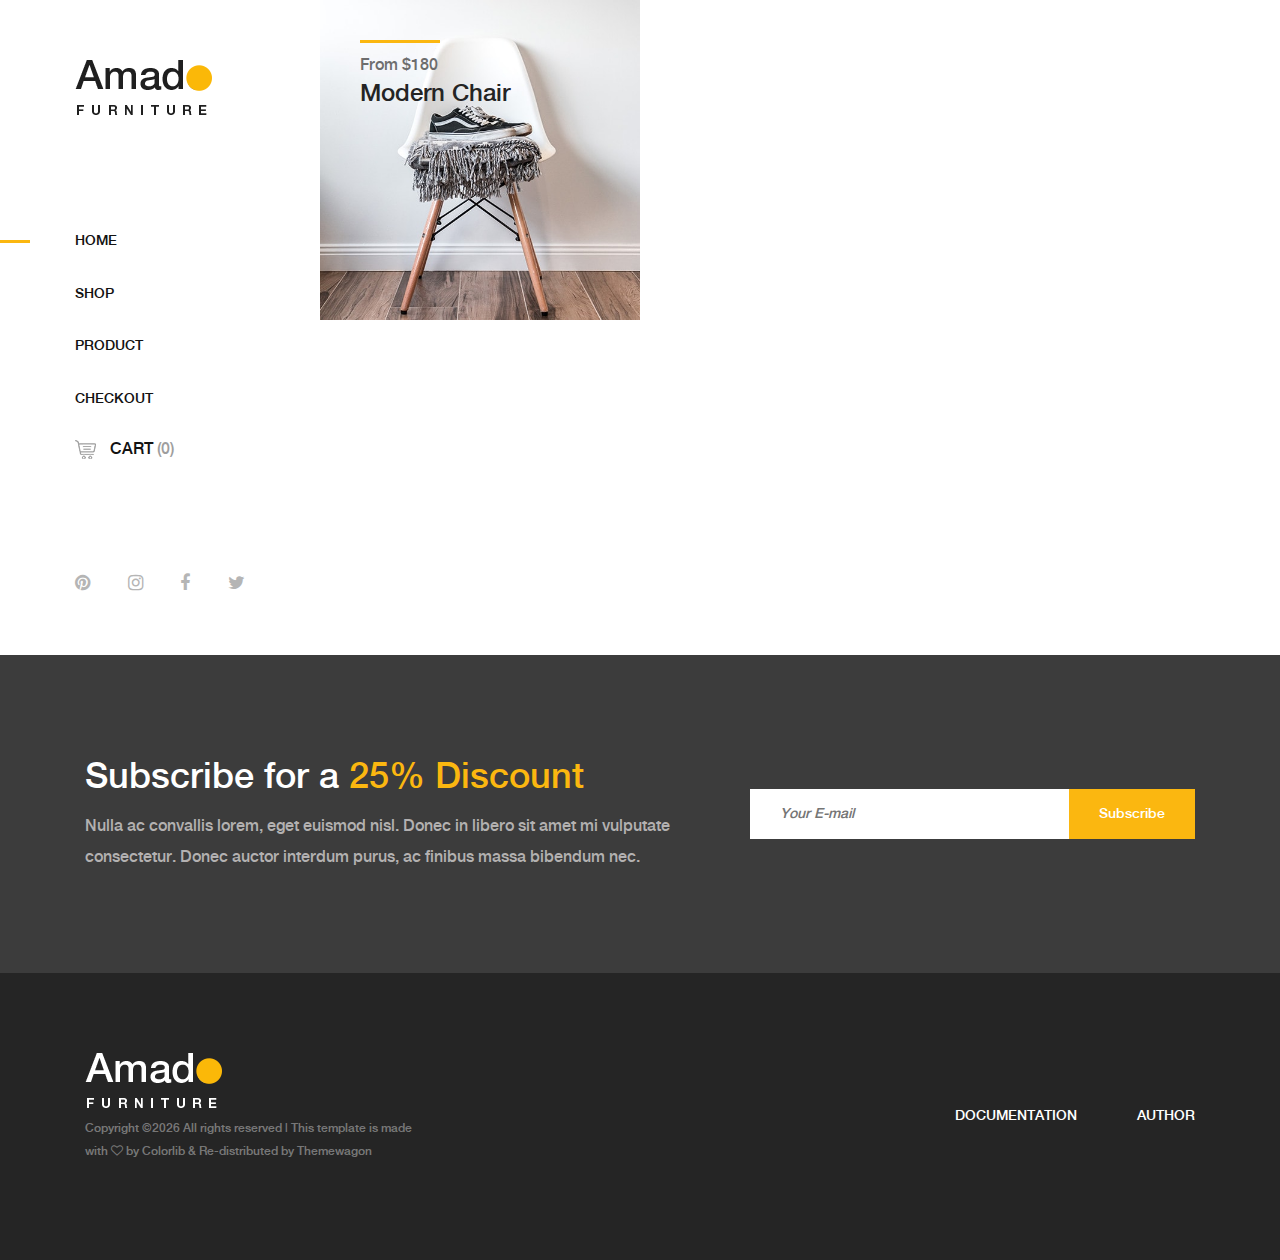
<file: index.html>
<!DOCTYPE html>
<html lang="en">

<head>
    <meta charset="UTF-8">
    <meta name="description" content="">
    <meta http-equiv="X-UA-Compatible" content="IE=edge">
    <meta name="viewport" content="width=device-width, initial-scale=1, shrink-to-fit=no">
    <!-- The above 4 meta tags *must* come first in the head; any other head content must come *after* these tags -->

    <!-- Title  -->
    <title>Amado - Furniture Shop | Home</title>

    <!-- Favicon  -->
    <link rel="icon" href="img/core-img/favicon.ico">

    <!-- Core Style CSS -->
    <link rel="stylesheet" href="css/core-style.css">
    <link rel="stylesheet" href="style.css">

</head>

<body>
    <!-- Search Wrapper Area Start -->
    <div class="search-wrapper section-padding-100">
        <div class="search-close">
            <i class="fa fa-close" aria-hidden="true"></i>
        </div>
        <div class="container">
            <div class="row">
                <div class="col-12">
                    <div class="search-content">
                        <form action="#" method="get">
                            <input type="search" name="search" id="search" placeholder="Type your keyword...">
                            <button type="submit"><img src="img/core-img/search.png" alt=""></button>
                        </form>
                    </div>
                </div>
            </div>
        </div>
    </div>
    <!-- Search Wrapper Area End -->

    <!-- ##### Main Content Wrapper Start ##### -->
    <div class="main-content-wrapper d-flex clearfix">

        <!-- Mobile Nav (max width 767px)-->
        <div class="mobile-nav">
            <!-- Navbar Brand -->
            <div class="amado-navbar-brand">
                <a href="index.html"><img src="img/core-img/logo.png" alt=""></a>
            </div>
            <!-- Navbar Toggler -->
            <div class="amado-navbar-toggler">
                <span></span><span></span><span></span>
            </div>
        </div>

        <!-- Header Area Start -->
        <header class="header-area clearfix">
            <!-- Close Icon -->
            <div class="nav-close">
                <i class="fa fa-close" aria-hidden="true"></i>
            </div>
            <!-- Logo -->
            <div class="logo">
                <a href="index.html"><img src="img/core-img/logo.png" alt=""></a>
            </div>
            <!-- Amado Nav -->
            <nav class="amado-nav">
                <ul id="navHere">
                    <li class="active"><a href="index.html">Home</a></li>
                    <li><a href="shop.html">Shop</a></li>
                    <li><a href="product-details.html">Product</a></li>
                    <!-- <li><a href="cart.html">Cart</a></li> -->
                    <li><a href="checkout.html">Checkout</a></li>
                </ul>
            </nav>
            <!-- Button Group -->
            <!-- <div class="amado-btn-group mt-30 mb-100">
                <a href="#" class="btn amado-btn mb-15">%Discount%</a>
                <a href="#" class="btn amado-btn active">New this week</a>
            </div> -->
            <!-- Cart Menu -->
            <div class="cart-fav-search mb-100">
                <a href="cart.html" class="cart-nav"><img src="img/core-img/cart.png" alt=""> Cart <span>(0)</span></a>
                <!-- <a href="#" class="fav-nav"><img src="img/core-img/favorites.png" alt=""> Favourite</a>
                <a href="#" class="search-nav"><img src="img/core-img/search.png" alt=""> Search</a> -->
            </div>
            <!-- Social Button -->
            <div class="social-info d-flex justify-content-between" id="soc">
                <a href="#"><i class="fa fa-pinterest" aria-hidden="true"></i></a>
                <a href="#"><i class="fa fa-instagram" aria-hidden="true"></i></a>
                <a href="#"><i class="fa fa-facebook" aria-hidden="true"></i></a>
                <a href="#"><i class="fa fa-twitter" aria-hidden="true"></i></a>
            </div>
        </header>
        <!-- Header Area End -->

        <!-- Product Catagories Area Start -->
        <div class="products-catagories-area clearfix">
            <div class="amado-pro-catagory clearfix" id="putProdHere">

                <!-- Single Catagory -->
                <div class="single-products-catagory clearfix">
                    <a href="shop.html">
                        <img src="img/bg-img/1.jpg" alt="">
                        <div class="hover-content">
                            <div class="line"></div>
                            <p>From $180</p>
                            <h4>Modern Chair</h4>
                        </div>
                    </a>
                </div>

            </div>
        </div>
        <!-- Product Catagories Area End -->
    </div>
    <!-- ##### Main Content Wrapper End ##### -->

    <!-- ##### Newsletter Area Start ##### -->
    <section class="newsletter-area section-padding-100-0">
        <div class="container">
            <div class="row align-items-center">
                <!-- Newsletter Text -->
                <div class="col-12 col-lg-6 col-xl-7">
                    <div class="newsletter-text mb-100">
                        <h2>Subscribe for a <span>25% Discount</span></h2>
                        <p>Nulla ac convallis lorem, eget euismod nisl. Donec in libero sit amet mi vulputate consectetur. Donec auctor interdum purus, ac finibus massa bibendum nec.</p>
                    </div>
                </div>
                <!-- Newsletter Form -->
                <div class="col-12 col-lg-6 col-xl-5">
                    <div class="newsletter-form mb-100">
                        <form action="#" method="post">
                            <input type="email" name="email" class="nl-email" placeholder="Your E-mail">
                            <input type="submit" value="Subscribe">
                        </form>
                    </div>
                </div>
            </div>
        </div>
    </section>
    <!-- ##### Newsletter Area End ##### -->

    <!-- ##### Footer Area Start ##### -->
    <footer class="footer_area clearfix">
        <div class="container">
            <div class="row align-items-center">
                <!-- Single Widget Area -->
                <div class="col-12 col-lg-4">
                    <div class="single_widget_area">
                        <!-- Logo -->
                        <div class="footer-logo mr-50">
                            <a href="index.html"><img src="img/core-img/logo2.png" alt=""></a>
                        </div>
                        <!-- Copywrite Text -->
                        <p class="copywrite"><!-- Link back to Colorlib can't be removed. Template is licensed under CC BY 3.0. -->
Copyright &copy;<script>document.write(new Date().getFullYear());</script> All rights reserved | This template is made with <i class="fa fa-heart-o" aria-hidden="true"></i> by <a href="https://colorlib.com" target="_blank">Colorlib</a> & Re-distributed by <a href="https://themewagon.com/" target="_blank">Themewagon</a>
<!-- Link back to Colorlib can't be removed. Template is licensed under CC BY 3.0. --></p>
                    </div>
                </div>
                <!-- Single Widget Area -->
                <div class="col-12 col-lg-8">
                    <div class="single_widget_area">
                        <!-- Footer Menu -->
                        <div class="footer_menu">
                            <nav class="navbar navbar-expand-lg justify-content-end">
                                <button class="navbar-toggler" type="button" data-toggle="collapse" data-target="#footerNavContent" aria-controls="footerNavContent" aria-expanded="false" aria-label="Toggle navigation"><i class="fa fa-bars"></i></button>
                                <div class="collapse navbar-collapse" id="footerNavContent">
                                    <ul class="navbar-nav ml-auto">
                                        <li class="nav-item">
                                            <a class="nav-link" href="#">Documentation</a>
                                        </li>
                                        <li class="nav-item">
                                            <a class="nav-link" href="https://predragilijev.github.io/web-portfolio/" target="_blank">Author</a>
                                        </li>
                                    </ul>
                                </div>
                            </nav>
                        </div>
                    </div>
                </div>
            </div>
        </div>
    </footer>
    <!-- ##### Footer Area End ##### -->

    <!-- ##### jQuery (Necessary for All JavaScript Plugins) ##### -->
    <script src="js/jquery/jquery-2.2.4.min.js"></script>
    <!-- Popper js -->
    <script src="js/popper.min.js"></script>
    <!-- Bootstrap js -->
    <script src="js/bootstrap.min.js"></script>
    <!-- Plugins js -->
    <script src="js/plugins.js"></script>
    <!-- Active js -->
    <script src="js/active.js"></script>

    <script src="js/main.js"></script>
    <script src="js/soc.js"></script>

</body>

</html>
</file>
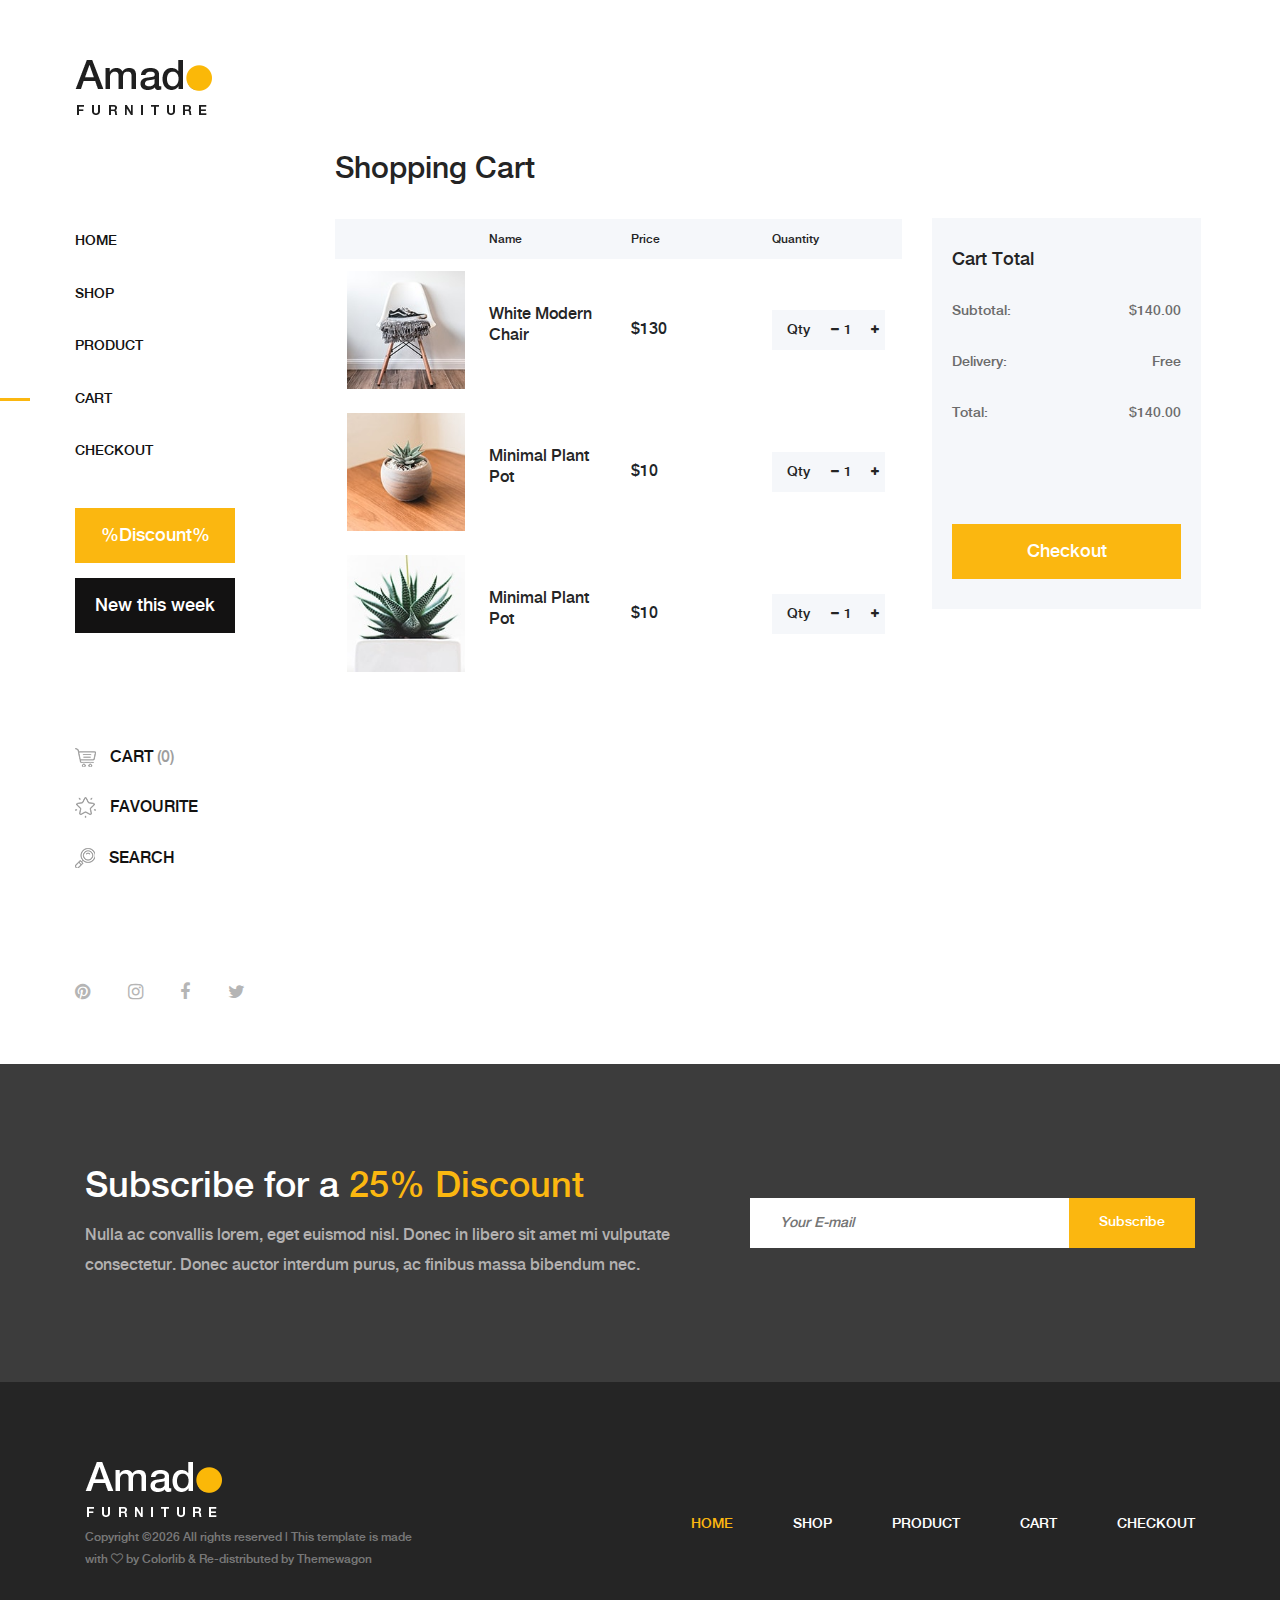
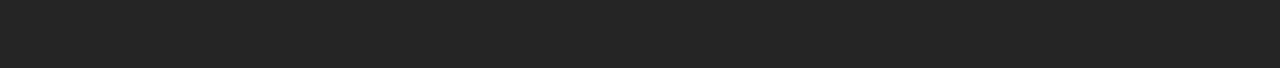
<file: cart.html>
<!DOCTYPE html>
<html lang="en">

<head>
    <meta charset="UTF-8">
    <meta name="description" content="">
    <meta http-equiv="X-UA-Compatible" content="IE=edge">
    <meta name="viewport" content="width=device-width, initial-scale=1, shrink-to-fit=no">
    <!-- The above 4 meta tags *must* come first in the head; any other head content must come *after* these tags -->

    <!-- Title  -->
    <title>Amado - Furniture Ecommerce Template | Cart</title>

    <!-- Favicon  -->
    <link rel="icon" href="img/core-img/favicon.ico">

    <!-- Core Style CSS -->
    <link rel="stylesheet" href="css/core-style.css">
    <link rel="stylesheet" href="style.css">

</head>

<body>
    <!-- Search Wrapper Area Start -->
    <div class="search-wrapper section-padding-100">
        <div class="search-close">
            <i class="fa fa-close" aria-hidden="true"></i>
        </div>
        <div class="container">
            <div class="row">
                <div class="col-12">
                    <div class="search-content">
                        <form action="#" method="get">
                            <input type="search" name="search" id="search" placeholder="Type your keyword...">
                            <button type="submit"><img src="img/core-img/search.png" alt=""></button>
                        </form>
                    </div>
                </div>
            </div>
        </div>
    </div>
    <!-- Search Wrapper Area End -->

    <!-- ##### Main Content Wrapper Start ##### -->
    <div class="main-content-wrapper d-flex clearfix">

        <!-- Mobile Nav (max width 767px)-->
        <div class="mobile-nav">
            <!-- Navbar Brand -->
            <div class="amado-navbar-brand">
                <a href="index.html"><img src="img/core-img/logo.png" alt=""></a>
            </div>
            <!-- Navbar Toggler -->
            <div class="amado-navbar-toggler">
                <span></span><span></span><span></span>
            </div>
        </div>

        <!-- Header Area Start -->
        <header class="header-area clearfix">
            <!-- Close Icon -->
            <div class="nav-close">
                <i class="fa fa-close" aria-hidden="true"></i>
            </div>
            <!-- Logo -->
            <div class="logo">
                <a href="index.html"><img src="img/core-img/logo.png" alt=""></a>
            </div>
            <!-- Amado Nav -->
            <nav class="amado-nav">
                <ul>
                    <li><a href="index.html">Home</a></li>
                    <li><a href="shop.html">Shop</a></li>
                    <li><a href="product-details.html">Product</a></li>
                    <li class="active"><a href="cart.html">Cart</a></li>
                    <li><a href="checkout.html">Checkout</a></li>
                </ul>
            </nav>
            <!-- Button Group -->
            <div class="amado-btn-group mt-30 mb-100">
                <a href="#" class="btn amado-btn mb-15">%Discount%</a>
                <a href="#" class="btn amado-btn active">New this week</a>
            </div>
            <!-- Cart Menu -->
            <div class="cart-fav-search mb-100">
                <a href="cart.html" class="cart-nav"><img src="img/core-img/cart.png" alt=""> Cart <span>(0)</span></a>
                <a href="#" class="fav-nav"><img src="img/core-img/favorites.png" alt=""> Favourite</a>
                <a href="#" class="search-nav"><img src="img/core-img/search.png" alt=""> Search</a>
            </div>
            <!-- Social Button -->
            <div class="social-info d-flex justify-content-between">
                <a href="#"><i class="fa fa-pinterest" aria-hidden="true"></i></a>
                <a href="#"><i class="fa fa-instagram" aria-hidden="true"></i></a>
                <a href="#"><i class="fa fa-facebook" aria-hidden="true"></i></a>
                <a href="#"><i class="fa fa-twitter" aria-hidden="true"></i></a>
            </div>
        </header>
        <!-- Header Area End -->

        <div class="cart-table-area section-padding-100">
            <div class="container-fluid">
                <div class="row">
                    <div class="col-12 col-lg-8">
                        <div class="cart-title mt-50">
                            <h2>Shopping Cart</h2>
                        </div>

                        <div class="cart-table clearfix">
                            <table class="table table-responsive">
                                <thead>
                                    <tr>
                                        <th></th>
                                        <th>Name</th>
                                        <th>Price</th>
                                        <th>Quantity</th>
                                    </tr>
                                </thead>
                                <tbody>
                                    <tr>
                                        <td class="cart_product_img">
                                            <a href="#"><img src="img/bg-img/cart1.jpg" alt="Product"></a>
                                        </td>
                                        <td class="cart_product_desc">
                                            <h5>White Modern Chair</h5>
                                        </td>
                                        <td class="price">
                                            <span>$130</span>
                                        </td>
                                        <td class="qty">
                                            <div class="qty-btn d-flex">
                                                <p>Qty</p>
                                                <div class="quantity">
                                                    <span class="qty-minus" onclick="var effect = document.getElementById('qty'); var qty = effect.value; if( !isNaN( qty ) &amp;&amp; qty &gt; 1 ) effect.value--;return false;"><i class="fa fa-minus" aria-hidden="true"></i></span>
                                                    <input type="number" class="qty-text" id="qty" step="1" min="1" max="300" name="quantity" value="1">
                                                    <span class="qty-plus" onclick="var effect = document.getElementById('qty'); var qty = effect.value; if( !isNaN( qty )) effect.value++;return false;"><i class="fa fa-plus" aria-hidden="true"></i></span>
                                                </div>
                                            </div>
                                        </td>
                                    </tr>
                                    <tr>
                                        <td class="cart_product_img">
                                            <a href="#"><img src="img/bg-img/cart2.jpg" alt="Product"></a>
                                        </td>
                                        <td class="cart_product_desc">
                                            <h5>Minimal Plant Pot</h5>
                                        </td>
                                        <td class="price">
                                            <span>$10</span>
                                        </td>
                                        <td class="qty">
                                            <div class="qty-btn d-flex">
                                                <p>Qty</p>
                                                <div class="quantity">
                                                    <span class="qty-minus" onclick="var effect = document.getElementById('qty2'); var qty = effect.value; if( !isNaN( qty ) &amp;&amp; qty &gt; 1 ) effect.value--;return false;"><i class="fa fa-minus" aria-hidden="true"></i></span>
                                                    <input type="number" class="qty-text" id="qty2" step="1" min="1" max="300" name="quantity" value="1">
                                                    <span class="qty-plus" onclick="var effect = document.getElementById('qty2'); var qty = effect.value; if( !isNaN( qty )) effect.value++;return false;"><i class="fa fa-plus" aria-hidden="true"></i></span>
                                                </div>
                                            </div>
                                        </td>
                                    </tr>
                                    <tr>
                                        <td class="cart_product_img">
                                            <a href="#"><img src="img/bg-img/cart3.jpg" alt="Product"></a>
                                        </td>
                                        <td class="cart_product_desc">
                                            <h5>Minimal Plant Pot</h5>
                                        </td>
                                        <td class="price">
                                            <span>$10</span>
                                        </td>
                                        <td class="qty">
                                            <div class="qty-btn d-flex">
                                                <p>Qty</p>
                                                <div class="quantity">
                                                    <span class="qty-minus" onclick="var effect = document.getElementById('qty3'); var qty = effect.value; if( !isNaN( qty ) &amp;&amp; qty &gt; 1 ) effect.value--;return false;"><i class="fa fa-minus" aria-hidden="true"></i></span>
                                                    <input type="number" class="qty-text" id="qty3" step="1" min="1" max="300" name="quantity" value="1">
                                                    <span class="qty-plus" onclick="var effect = document.getElementById('qty3'); var qty = effect.value; if( !isNaN( qty )) effect.value++;return false;"><i class="fa fa-plus" aria-hidden="true"></i></span>
                                                </div>
                                            </div>
                                        </td>
                                    </tr>
                                </tbody>
                            </table>
                        </div>
                    </div>
                    <div class="col-12 col-lg-4">
                        <div class="cart-summary">
                            <h5>Cart Total</h5>
                            <ul class="summary-table">
                                <li><span>subtotal:</span> <span>$140.00</span></li>
                                <li><span>delivery:</span> <span>Free</span></li>
                                <li><span>total:</span> <span>$140.00</span></li>
                            </ul>
                            <div class="cart-btn mt-100">
                                <a href="cart.html" class="btn amado-btn w-100">Checkout</a>
                            </div>
                        </div>
                    </div>
                </div>
            </div>
        </div>
    </div>
    <!-- ##### Main Content Wrapper End ##### -->

    <!-- ##### Newsletter Area Start ##### -->
    <section class="newsletter-area section-padding-100-0">
        <div class="container">
            <div class="row align-items-center">
                <!-- Newsletter Text -->
                <div class="col-12 col-lg-6 col-xl-7">
                    <div class="newsletter-text mb-100">
                        <h2>Subscribe for a <span>25% Discount</span></h2>
                        <p>Nulla ac convallis lorem, eget euismod nisl. Donec in libero sit amet mi vulputate consectetur. Donec auctor interdum purus, ac finibus massa bibendum nec.</p>
                    </div>
                </div>
                <!-- Newsletter Form -->
                <div class="col-12 col-lg-6 col-xl-5">
                    <div class="newsletter-form mb-100">
                        <form action="#" method="post">
                            <input type="email" name="email" class="nl-email" placeholder="Your E-mail">
                            <input type="submit" value="Subscribe">
                        </form>
                    </div>
                </div>
            </div>
        </div>
    </section>
    <!-- ##### Newsletter Area End ##### -->

    <!-- ##### Footer Area Start ##### -->
    <footer class="footer_area clearfix">
        <div class="container">
            <div class="row align-items-center">
                <!-- Single Widget Area -->
                <div class="col-12 col-lg-4">
                    <div class="single_widget_area">
                        <!-- Logo -->
                        <div class="footer-logo mr-50">
                            <a href="index.html"><img src="img/core-img/logo2.png" alt=""></a>
                        </div>
                        <!-- Copywrite Text -->
                        <p class="copywrite"><!-- Link back to Colorlib can't be removed. Template is licensed under CC BY 3.0. -->
Copyright &copy;<script>document.write(new Date().getFullYear());</script> All rights reserved | This template is made with <i class="fa fa-heart-o" aria-hidden="true"></i> by <a href="https://colorlib.com" target="_blank">Colorlib</a>
<!-- Link back to Colorlib can't be removed. Template is licensed under CC BY 3.0. -->& Re-distributed by <a href="https://themewagon.com/" target="_blank">Themewagon</a>
</p>
                    </div>
                </div>
                <!-- Single Widget Area -->
                <div class="col-12 col-lg-8">
                    <div class="single_widget_area">
                        <!-- Footer Menu -->
                        <div class="footer_menu">
                            <nav class="navbar navbar-expand-lg justify-content-end">
                                <button class="navbar-toggler" type="button" data-toggle="collapse" data-target="#footerNavContent" aria-controls="footerNavContent" aria-expanded="false" aria-label="Toggle navigation"><i class="fa fa-bars"></i></button>
                                <div class="collapse navbar-collapse" id="footerNavContent">
                                    <ul class="navbar-nav ml-auto">
                                        <li class="nav-item active">
                                            <a class="nav-link" href="index.html">Home</a>
                                        </li>
                                        <li class="nav-item">
                                            <a class="nav-link" href="shop.html">Shop</a>
                                        </li>
                                        <li class="nav-item">
                                            <a class="nav-link" href="product-details.html">Product</a>
                                        </li>
                                        <li class="nav-item">
                                            <a class="nav-link" href="cart.html">Cart</a>
                                        </li>
                                        <li class="nav-item">
                                            <a class="nav-link" href="checkout.html">Checkout</a>
                                        </li>
                                    </ul>
                                </div>
                            </nav>
                        </div>
                    </div>
                </div>
            </div>
        </div>
    </footer>
    <!-- ##### Footer Area End ##### -->

    <!-- ##### jQuery (Necessary for All JavaScript Plugins) ##### -->
    <script src="js/jquery/jquery-2.2.4.min.js"></script>
    <!-- Popper js -->
    <script src="js/popper.min.js"></script>
    <!-- Bootstrap js -->
    <script src="js/bootstrap.min.js"></script>
    <!-- Plugins js -->
    <script src="js/plugins.js"></script>
    <!-- Active js -->
    <script src="js/active.js"></script>

</body>

</html>
</file>
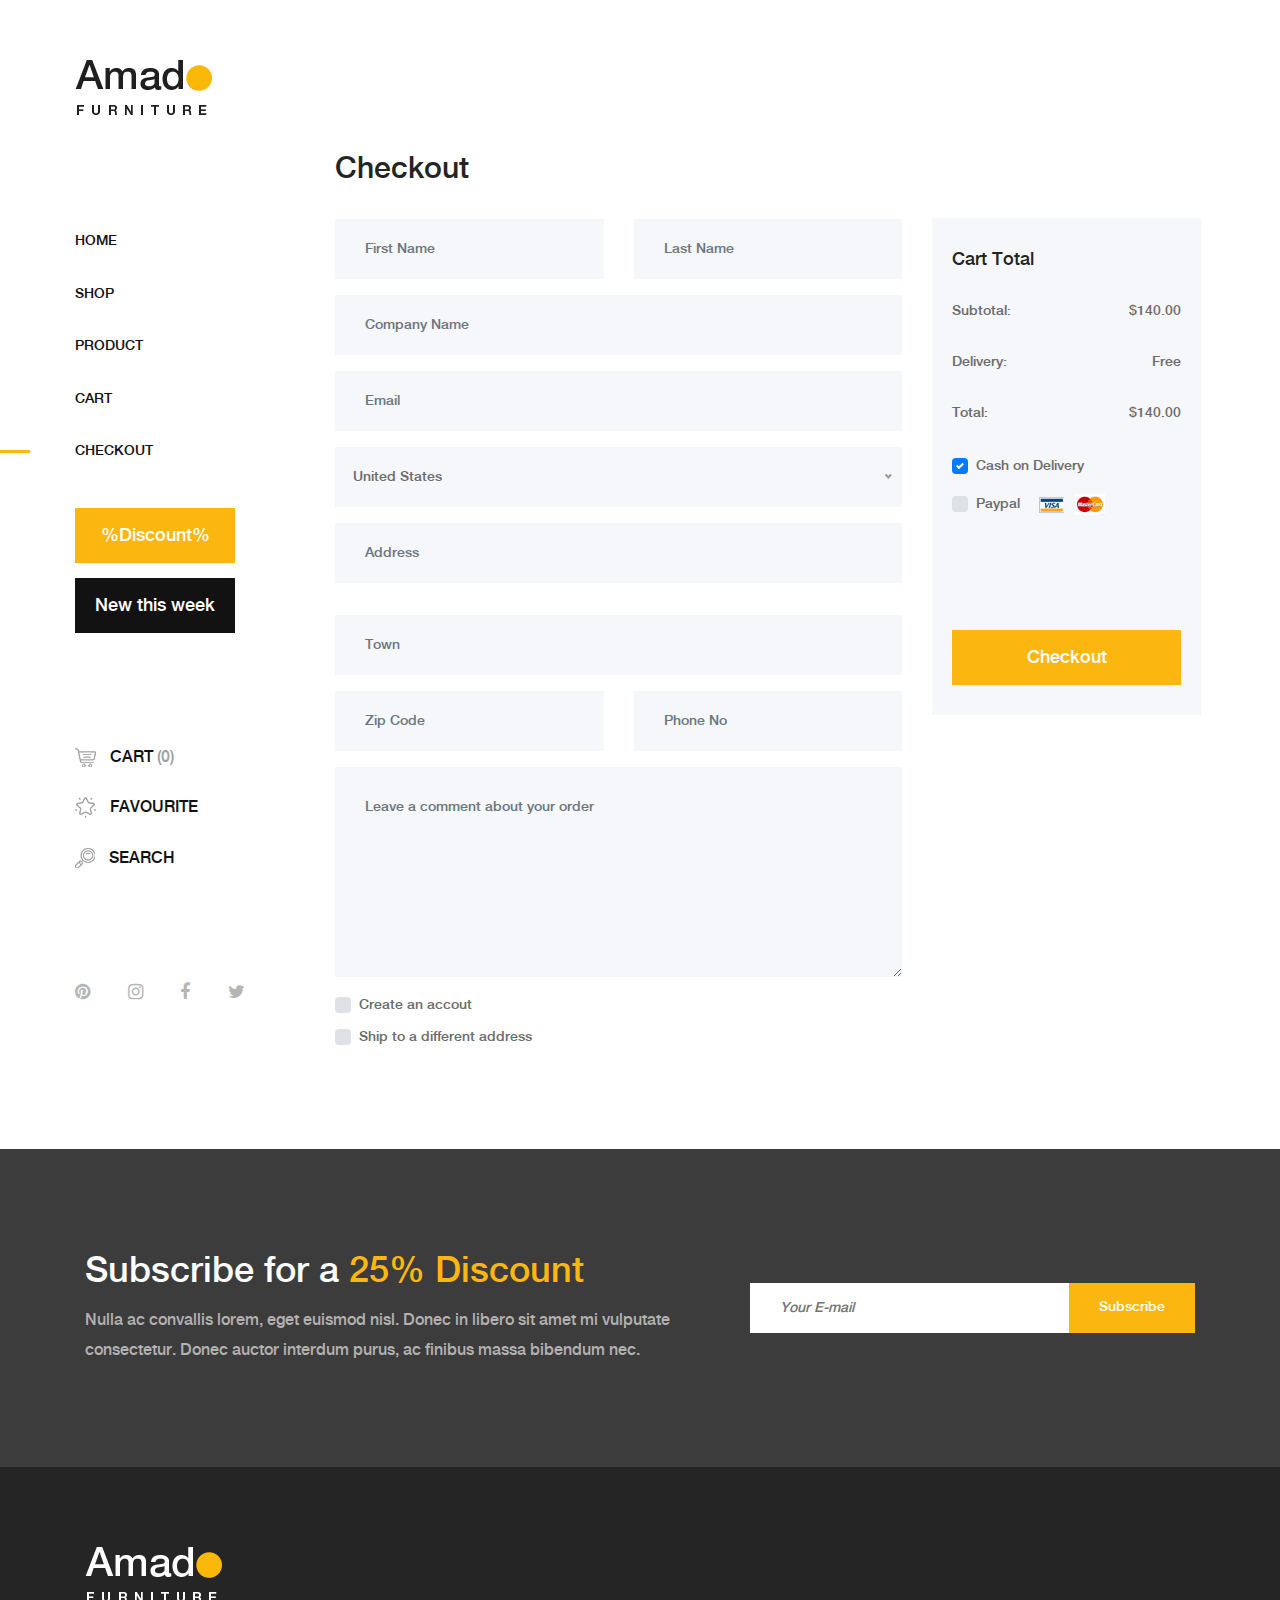
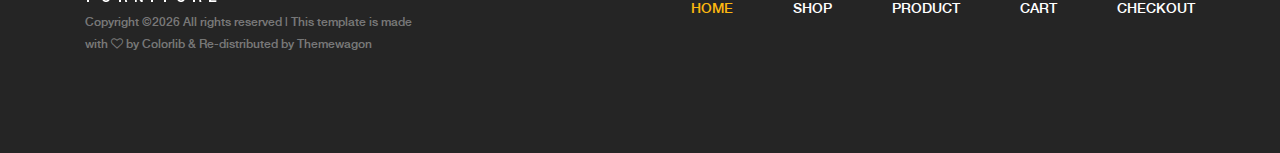
<file: checkout.html>
<!DOCTYPE html>
<html lang="en">

<head>
    <meta charset="UTF-8">
    <meta name="description" content="">
    <meta http-equiv="X-UA-Compatible" content="IE=edge">
    <meta name="viewport" content="width=device-width, initial-scale=1, shrink-to-fit=no">
    <!-- The above 4 meta tags *must* come first in the head; any other head content must come *after* these tags -->

    <!-- Title  -->
    <title>Amado - Furniture Ecommerce Template | Checkout</title>

    <!-- Favicon  -->
    <link rel="icon" href="img/core-img/favicon.ico">

    <!-- Core Style CSS -->
    <link rel="stylesheet" href="css/core-style.css">
    <link rel="stylesheet" href="style.css">

</head>

<body>
    <!-- Search Wrapper Area Start -->
    <div class="search-wrapper section-padding-100">
        <div class="search-close">
            <i class="fa fa-close" aria-hidden="true"></i>
        </div>
        <div class="container">
            <div class="row">
                <div class="col-12">
                    <div class="search-content">
                        <form action="#" method="get">
                            <input type="search" name="search" id="search" placeholder="Type your keyword...">
                            <button type="submit"><img src="img/core-img/search.png" alt=""></button>
                        </form>
                    </div>
                </div>
            </div>
        </div>
    </div>
    <!-- Search Wrapper Area End -->

    <!-- ##### Main Content Wrapper Start ##### -->
    <div class="main-content-wrapper d-flex clearfix">

        <!-- Mobile Nav (max width 767px)-->
        <div class="mobile-nav">
            <!-- Navbar Brand -->
            <div class="amado-navbar-brand">
                <a href="index.html"><img src="img/core-img/logo.png" alt=""></a>
            </div>
            <!-- Navbar Toggler -->
            <div class="amado-navbar-toggler">
                <span></span><span></span><span></span>
            </div>
        </div>

        <!-- Header Area Start -->
        <header class="header-area clearfix">
            <!-- Close Icon -->
            <div class="nav-close">
                <i class="fa fa-close" aria-hidden="true"></i>
            </div>
            <!-- Logo -->
            <div class="logo">
                <a href="index.html"><img src="img/core-img/logo.png" alt=""></a>
            </div>
            <!-- Amado Nav -->
            <nav class="amado-nav">
                <ul>
                    <li><a href="index.html">Home</a></li>
                    <li><a href="shop.html">Shop</a></li>
                    <li><a href="product-details.html">Product</a></li>
                    <li><a href="cart.html">Cart</a></li>
                    <li class="active"><a href="checkout.html">Checkout</a></li>
                </ul>
            </nav>
            <!-- Button Group -->
            <div class="amado-btn-group mt-30 mb-100">
                <a href="#" class="btn amado-btn mb-15">%Discount%</a>
                <a href="#" class="btn amado-btn active">New this week</a>
            </div>
            <!-- Cart Menu -->
            <div class="cart-fav-search mb-100">
                <a href="cart.html" class="cart-nav"><img src="img/core-img/cart.png" alt=""> Cart <span>(0)</span></a>
                <a href="#" class="fav-nav"><img src="img/core-img/favorites.png" alt=""> Favourite</a>
                <a href="#" class="search-nav"><img src="img/core-img/search.png" alt=""> Search</a>
            </div>
            <!-- Social Button -->
            <div class="social-info d-flex justify-content-between">
                <a href="#"><i class="fa fa-pinterest" aria-hidden="true"></i></a>
                <a href="#"><i class="fa fa-instagram" aria-hidden="true"></i></a>
                <a href="#"><i class="fa fa-facebook" aria-hidden="true"></i></a>
                <a href="#"><i class="fa fa-twitter" aria-hidden="true"></i></a>
            </div>
        </header>
        <!-- Header Area End -->

        <div class="cart-table-area section-padding-100">
            <div class="container-fluid">
                <div class="row">
                    <div class="col-12 col-lg-8">
                        <div class="checkout_details_area mt-50 clearfix">

                            <div class="cart-title">
                                <h2>Checkout</h2>
                            </div>

                            <form action="#" method="post">
                                <div class="row">
                                    <div class="col-md-6 mb-3">
                                        <input type="text" class="form-control" id="first_name" value="" placeholder="First Name" required>
                                    </div>
                                    <div class="col-md-6 mb-3">
                                        <input type="text" class="form-control" id="last_name" value="" placeholder="Last Name" required>
                                    </div>
                                    <div class="col-12 mb-3">
                                        <input type="text" class="form-control" id="company" placeholder="Company Name" value="">
                                    </div>
                                    <div class="col-12 mb-3">
                                        <input type="email" class="form-control" id="email" placeholder="Email" value="">
                                    </div>
                                    <div class="col-12 mb-3">
                                        <select class="w-100" id="country">
                                        <option value="usa">United States</option>
                                        <option value="uk">United Kingdom</option>
                                        <option value="ger">Germany</option>
                                        <option value="fra">France</option>
                                        <option value="ind">India</option>
                                        <option value="aus">Australia</option>
                                        <option value="bra">Brazil</option>
                                        <option value="cana">Canada</option>
                                    </select>
                                    </div>
                                    <div class="col-12 mb-3">
                                        <input type="text" class="form-control mb-3" id="street_address" placeholder="Address" value="">
                                    </div>
                                    <div class="col-12 mb-3">
                                        <input type="text" class="form-control" id="city" placeholder="Town" value="">
                                    </div>
                                    <div class="col-md-6 mb-3">
                                        <input type="text" class="form-control" id="zipCode" placeholder="Zip Code" value="">
                                    </div>
                                    <div class="col-md-6 mb-3">
                                        <input type="number" class="form-control" id="phone_number" min="0" placeholder="Phone No" value="">
                                    </div>
                                    <div class="col-12 mb-3">
                                        <textarea name="comment" class="form-control w-100" id="comment" cols="30" rows="10" placeholder="Leave a comment about your order"></textarea>
                                    </div>

                                    <div class="col-12">
                                        <div class="custom-control custom-checkbox d-block mb-2">
                                            <input type="checkbox" class="custom-control-input" id="customCheck2">
                                            <label class="custom-control-label" for="customCheck2">Create an accout</label>
                                        </div>
                                        <div class="custom-control custom-checkbox d-block">
                                            <input type="checkbox" class="custom-control-input" id="customCheck3">
                                            <label class="custom-control-label" for="customCheck3">Ship to a different address</label>
                                        </div>
                                    </div>
                                </div>
                            </form>
                        </div>
                    </div>
                    <div class="col-12 col-lg-4">
                        <div class="cart-summary">
                            <h5>Cart Total</h5>
                            <ul class="summary-table">
                                <li><span>subtotal:</span> <span>$140.00</span></li>
                                <li><span>delivery:</span> <span>Free</span></li>
                                <li><span>total:</span> <span>$140.00</span></li>
                            </ul>

                            <div class="payment-method">
                                <!-- Cash on delivery -->
                                <div class="custom-control custom-checkbox mr-sm-2">
                                    <input type="checkbox" class="custom-control-input" id="cod" checked>
                                    <label class="custom-control-label" for="cod">Cash on Delivery</label>
                                </div>
                                <!-- Paypal -->
                                <div class="custom-control custom-checkbox mr-sm-2">
                                    <input type="checkbox" class="custom-control-input" id="paypal">
                                    <label class="custom-control-label" for="paypal">Paypal <img class="ml-15" src="img/core-img/paypal.png" alt=""></label>
                                </div>
                            </div>

                            <div class="cart-btn mt-100">
                                <a href="#" class="btn amado-btn w-100">Checkout</a>
                            </div>
                        </div>
                    </div>
                </div>
            </div>
        </div>
    </div>
    <!-- ##### Main Content Wrapper End ##### -->

    <!-- ##### Newsletter Area Start ##### -->
    <section class="newsletter-area section-padding-100-0">
        <div class="container">
            <div class="row align-items-center">
                <!-- Newsletter Text -->
                <div class="col-12 col-lg-6 col-xl-7">
                    <div class="newsletter-text mb-100">
                        <h2>Subscribe for a <span>25% Discount</span></h2>
                        <p>Nulla ac convallis lorem, eget euismod nisl. Donec in libero sit amet mi vulputate consectetur. Donec auctor interdum purus, ac finibus massa bibendum nec.</p>
                    </div>
                </div>
                <!-- Newsletter Form -->
                <div class="col-12 col-lg-6 col-xl-5">
                    <div class="newsletter-form mb-100">
                        <form action="#" method="post">
                            <input type="email" name="email" class="nl-email" placeholder="Your E-mail">
                            <input type="submit" value="Subscribe">
                        </form>
                    </div>
                </div>
            </div>
        </div>
    </section>
    <!-- ##### Newsletter Area End ##### -->

    <!-- ##### Footer Area Start ##### -->
    <footer class="footer_area clearfix">
        <div class="container">
            <div class="row align-items-center">
                <!-- Single Widget Area -->
                <div class="col-12 col-lg-4">
                    <div class="single_widget_area">
                        <!-- Logo -->
                        <div class="footer-logo mr-50">
                            <a href="index.html"><img src="img/core-img/logo2.png" alt=""></a>
                        </div>
                        <!-- Copywrite Text -->
                        <p class="copywrite"><!-- Link back to Colorlib can't be removed. Template is licensed under CC BY 3.0. -->
Copyright &copy;<script>document.write(new Date().getFullYear());</script> All rights reserved | This template is made with <i class="fa fa-heart-o" aria-hidden="true"></i> by <a href="https://colorlib.com" target="_blank">Colorlib</a> & Re-distributed by <a href="https://themewagon.com/" target="_blank">Themewagon</a>
<!-- Link back to Colorlib can't be removed. Template is licensed under CC BY 3.0. --></p>
                    </div>
                </div>
                <!-- Single Widget Area -->
                <div class="col-12 col-lg-8">
                    <div class="single_widget_area">
                        <!-- Footer Menu -->
                        <div class="footer_menu">
                            <nav class="navbar navbar-expand-lg justify-content-end">
                                <button class="navbar-toggler" type="button" data-toggle="collapse" data-target="#footerNavContent" aria-controls="footerNavContent" aria-expanded="false" aria-label="Toggle navigation"><i class="fa fa-bars"></i></button>
                                <div class="collapse navbar-collapse" id="footerNavContent">
                                    <ul class="navbar-nav ml-auto">
                                        <li class="nav-item active">
                                            <a class="nav-link" href="index.html">Home</a>
                                        </li>
                                        <li class="nav-item">
                                            <a class="nav-link" href="shop.html">Shop</a>
                                        </li>
                                        <li class="nav-item">
                                            <a class="nav-link" href="product-details.html">Product</a>
                                        </li>
                                        <li class="nav-item">
                                            <a class="nav-link" href="cart.html">Cart</a>
                                        </li>
                                        <li class="nav-item">
                                            <a class="nav-link" href="checkout.html">Checkout</a>
                                        </li>
                                    </ul>
                                </div>
                            </nav>
                        </div>
                    </div>
                </div>
            </div>
        </div>
    </footer>
    <!-- ##### Footer Area End ##### -->

    <!-- ##### jQuery (Necessary for All JavaScript Plugins) ##### -->
    <script src="js/jquery/jquery-2.2.4.min.js"></script>
    <!-- Popper js -->
    <script src="js/popper.min.js"></script>
    <!-- Bootstrap js -->
    <script src="js/bootstrap.min.js"></script>
    <!-- Plugins js -->
    <script src="js/plugins.js"></script>
    <!-- Active js -->
    <script src="js/active.js"></script>

</body>

</html>
</file>
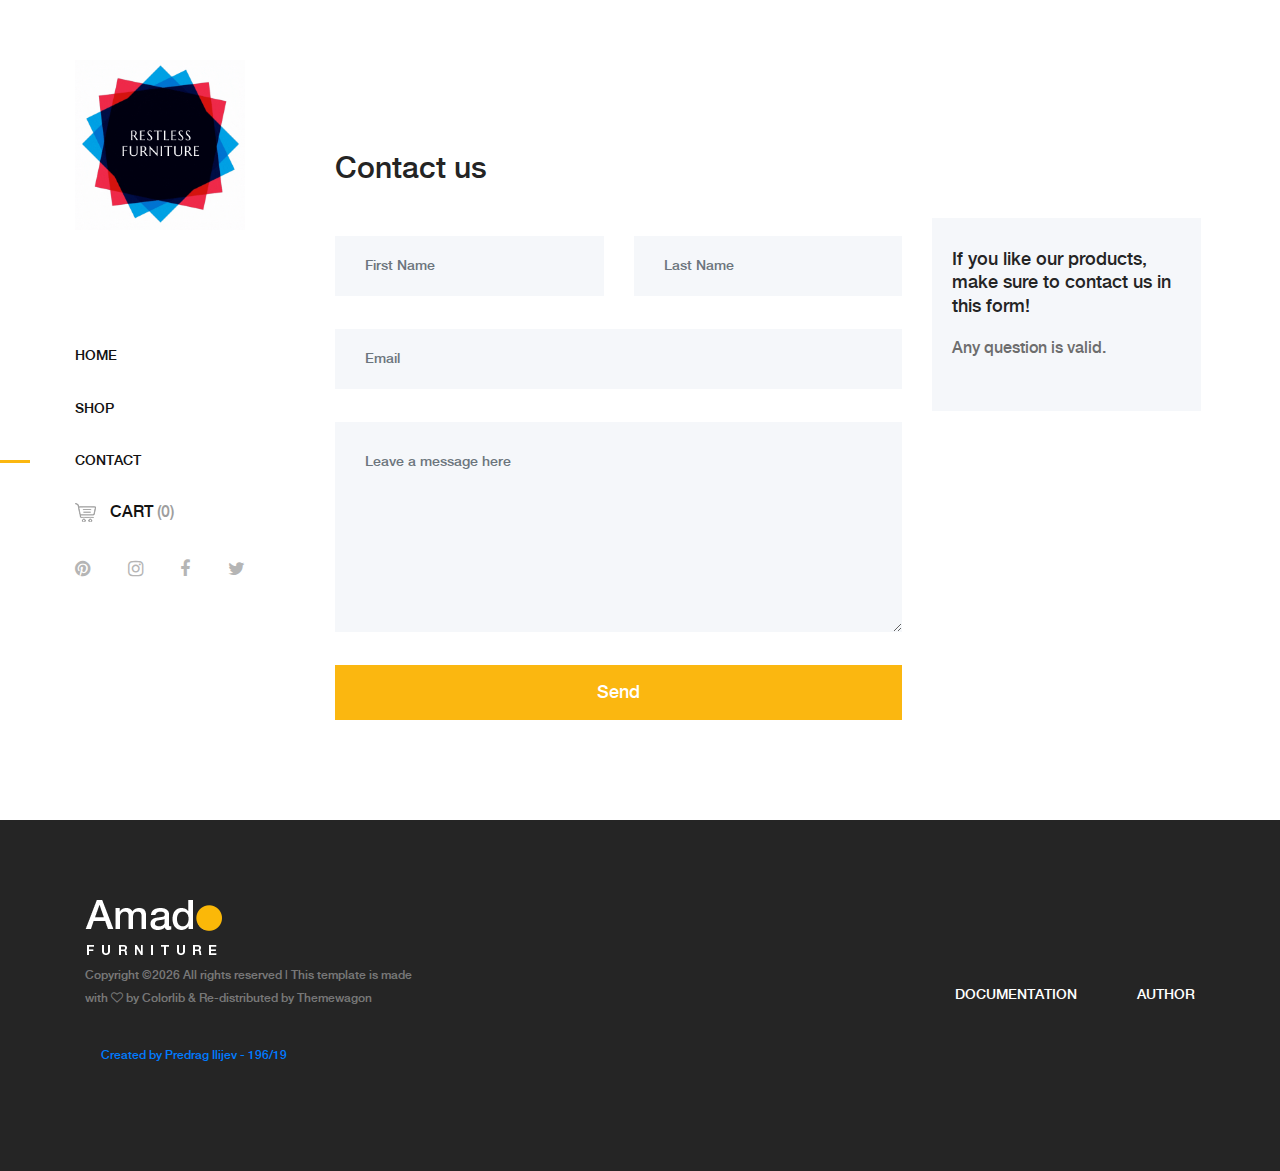
<file: contact.html>
<!DOCTYPE html>
<html lang="en">

<head>
    <meta charset="UTF-8">
    <meta name="description" content="">
    <meta http-equiv="X-UA-Compatible" content="IE=edge">
    <meta name="viewport" content="width=device-width, initial-scale=1, shrink-to-fit=no">
    <!-- The above 4 meta tags *must* come first in the head; any other head content must come *after* these tags -->

    <!-- Title  -->
    <title>Amado - Furniture Ecommerce Template | Checkout</title>

    <!-- Favicon  -->
    <link rel="icon" href="img/core-img/favicon.ico">

    <!-- Core Style CSS -->
    <link rel="stylesheet" href="css/core-style.css">
    <link rel="stylesheet" href="style.css">

</head>

<body>
    <!-- Search Wrapper Area Start -->
    <div class="search-wrapper section-padding-100">
        <div class="search-close">
            <i class="fa fa-close" aria-hidden="true"></i>
        </div>
        <div class="container">
            <div class="row">
                <div class="col-12">
                    <div class="search-content">
                        <form action="#" method="get">
                            <input type="search" name="search" id="search" placeholder="Type your keyword...">
                            <button type="submit"><img src="img/core-img/search.png" alt=""></button>
                        </form>
                    </div>
                </div>
            </div>
        </div>
    </div>
    <!-- Search Wrapper Area End -->

    <!-- ##### Main Content Wrapper Start ##### -->
    <div class="main-content-wrapper d-flex clearfix">

        <!-- Mobile Nav (max width 767px)-->
        <div class="mobile-nav">
            <!-- Navbar Brand -->
            <div class="amado-navbar-brand">
                <a href="index.html"><img src="img/core-img/logo3.png" alt=""></a>
            </div>
            <!-- Navbar Toggler -->
            <div class="amado-navbar-toggler">
                <span></span><span></span><span></span>
            </div>
        </div>

        <!-- Header Area Start -->
        <header class="header-area clearfix">
            <!-- Close Icon -->
            <div class="nav-close">
                <i class="fa fa-close" aria-hidden="true"></i>
            </div>
            <!-- Logo -->
            <div class="logo">
                <a href="index.html"><img src="img/core-img/logo.gif" alt=""></a>
            </div>
            <!-- Amado Nav -->
            <nav class="amado-nav">
                <ul>
                    <li><a href="index.html">Home</a></li>
                    <li><a href="shop.html">Shop</a></li>
                    <!-- <li><a href="product-details.html">Product</a></li> -->
                    <!-- <li><a href="cart.html">Cart</a></li> -->
                    <li class="active"><a href="contact.html">Contact</a></li>
                </ul>
            </nav>
            <!-- Cart Menu -->
            <div class="cart-fav-search mb-100">
                <a href="cart.html" class="cart-nav"><img src="img/core-img/cart.png" alt=""> Cart <span id="cartHereNum">(0)</span></a>
                <!-- Social Button -->
                <div class="social-info d-flex justify-content-between mt-2" id="soc"></div>
            </div>
        </header>
        <!-- Header Area End -->

        <div class="cart-table-area section-padding-100">
            <div class="container-fluid">
                <div class="row">
                    <div class="col-12 col-lg-8">
                        <div class="checkout_details_area mt-50 clearfix">

                            <div class="cart-title">
                                <h2>Contact us</h2>
                            </div>

                            <form action="#" method="post">
                                <div class="row">
                                    <div class="col-12 mb-3" id="confirmation"></div>
                                    <div class="col-md-6 mb-3">
                                        <input type="text" class="form-control" id="first_name" value="" placeholder="First Name" required>
                                        <p class="col-12" id="fnameError"></p>
                                    </div>
                                    <div class="col-md-6 mb-3">
                                        <input type="text" class="form-control" id="last_name" value="" placeholder="Last Name" required>
                                        <p class="col-12" id="lnameError"></p>
                                    </div>
                                    <div class="col-12 mb-3">
                                        <input type="email" class="form-control" id="email" placeholder="Email" value="">
                                        <p class="col-12" id="emailError"></p>
                                    </div>
                                    
                                    <div class="col-12 mb-3">
                                        <textarea name="comment" class="form-control w-100" id="message" cols="30" rows="10" placeholder="Leave a message here"></textarea>
                                        <p class="col-12" id="messageError"></p>
                                    </div>
                                    

                                    <div class="col-12">
                                        <a><input type="button" name="btnSend" id="btnSend" value="Send" class="btn amado-btn w-100"/></a>
                                    </div>
                                    
                                    
                                </div>
                            </form>
                        </div>
                    </div>
                    <div class="col-12 col-lg-4">
                        <div class="cart-summary">
                            <h5>If you like our products, make sure to contact us in this form!</h5>
                            <p class="mt-3">Any question is valid.</p>
                        </div>
                    </div>
                </div>
            </div>
        </div>
    </div>
    <!-- ##### Main Content Wrapper End ##### -->

    <!-- ##### Footer Area Start ##### -->
    <footer class="footer_area clearfix">
        <div class="container">
            <div class="row align-items-center">
                <!-- Single Widget Area -->
                <div class="col-12 col-lg-4">
                    <div class="single_widget_area">
                        <!-- Logo -->
                        <div class="footer-logo mr-50">
                            <a href="index.html"><img src="img/core-img/logo2.png" alt=""></a>
                        </div>
                        <!-- Copywrite Text -->
                        <p class="copywrite"><!-- Link back to Colorlib can't be removed. Template is licensed under CC BY 3.0. -->
Copyright &copy;<script>document.write(new Date().getFullYear());</script> All rights reserved | This template is made with <i class="fa fa-heart-o" aria-hidden="true"></i> by <a href="https://colorlib.com" target="_blank">Colorlib</a> & Re-distributed by <a href="https://themewagon.com/" target="_blank">Themewagon</a>
<!-- Link back to Colorlib can't be removed. Template is licensed under CC BY 3.0. --></p>
                    <a class="nav-link" href="https://predragilijev.github.io/web-portfolio/" target="_blank">
                        <p class="copywrite text-primary">Created by Predrag Ilijev - 196/19</p>
                    </a>
                    </div>
                </div>
                <!-- Single Widget Area -->
                <div class="col-12 col-lg-8">
                    <div class="single_widget_area">
                        <!-- Footer Menu -->
                        <div class="footer_menu">
                            <nav class="navbar navbar-expand-lg justify-content-end">
                                <button class="navbar-toggler" type="button" data-toggle="collapse" data-target="#footerNavContent" aria-controls="footerNavContent" aria-expanded="false" aria-label="Toggle navigation"><i class="fa fa-bars"></i></button>
                                <div class="collapse navbar-collapse" id="footerNavContent">
                                    <ul class="navbar-nav ml-auto">
                                        <li class="nav-item">
                                            <a class="nav-link" href="#">Documentation</a>
                                        </li>
                                        <li class="nav-item">
                                            <a class="nav-link" href="https://predragilijev.github.io/web-portfolio/" target="_blank">Author</a>
                                        </li>
                                    </ul>
                                </div>
                            </nav>
                        </div>
                    </div>
                </div>
            </div>
        </div>
    </footer>
    <!-- ##### Footer Area End ##### -->

    <!-- ##### jQuery (Necessary for All JavaScript Plugins) ##### -->
    <script src="js/jquery/jquery-2.2.4.min.js"></script>
    <!-- Popper js -->
    <script src="js/popper.min.js"></script>
    <!-- Bootstrap js -->
    <script src="js/bootstrap.min.js"></script>
    <!-- Plugins js -->
    <script src="js/plugins.js"></script>
    <!-- Active js -->
    <script src="js/active.js"></script>


    <script src="js/contact.js"></script>
    <script src="js/soc.js"></script>

</body>

</html>
</file>
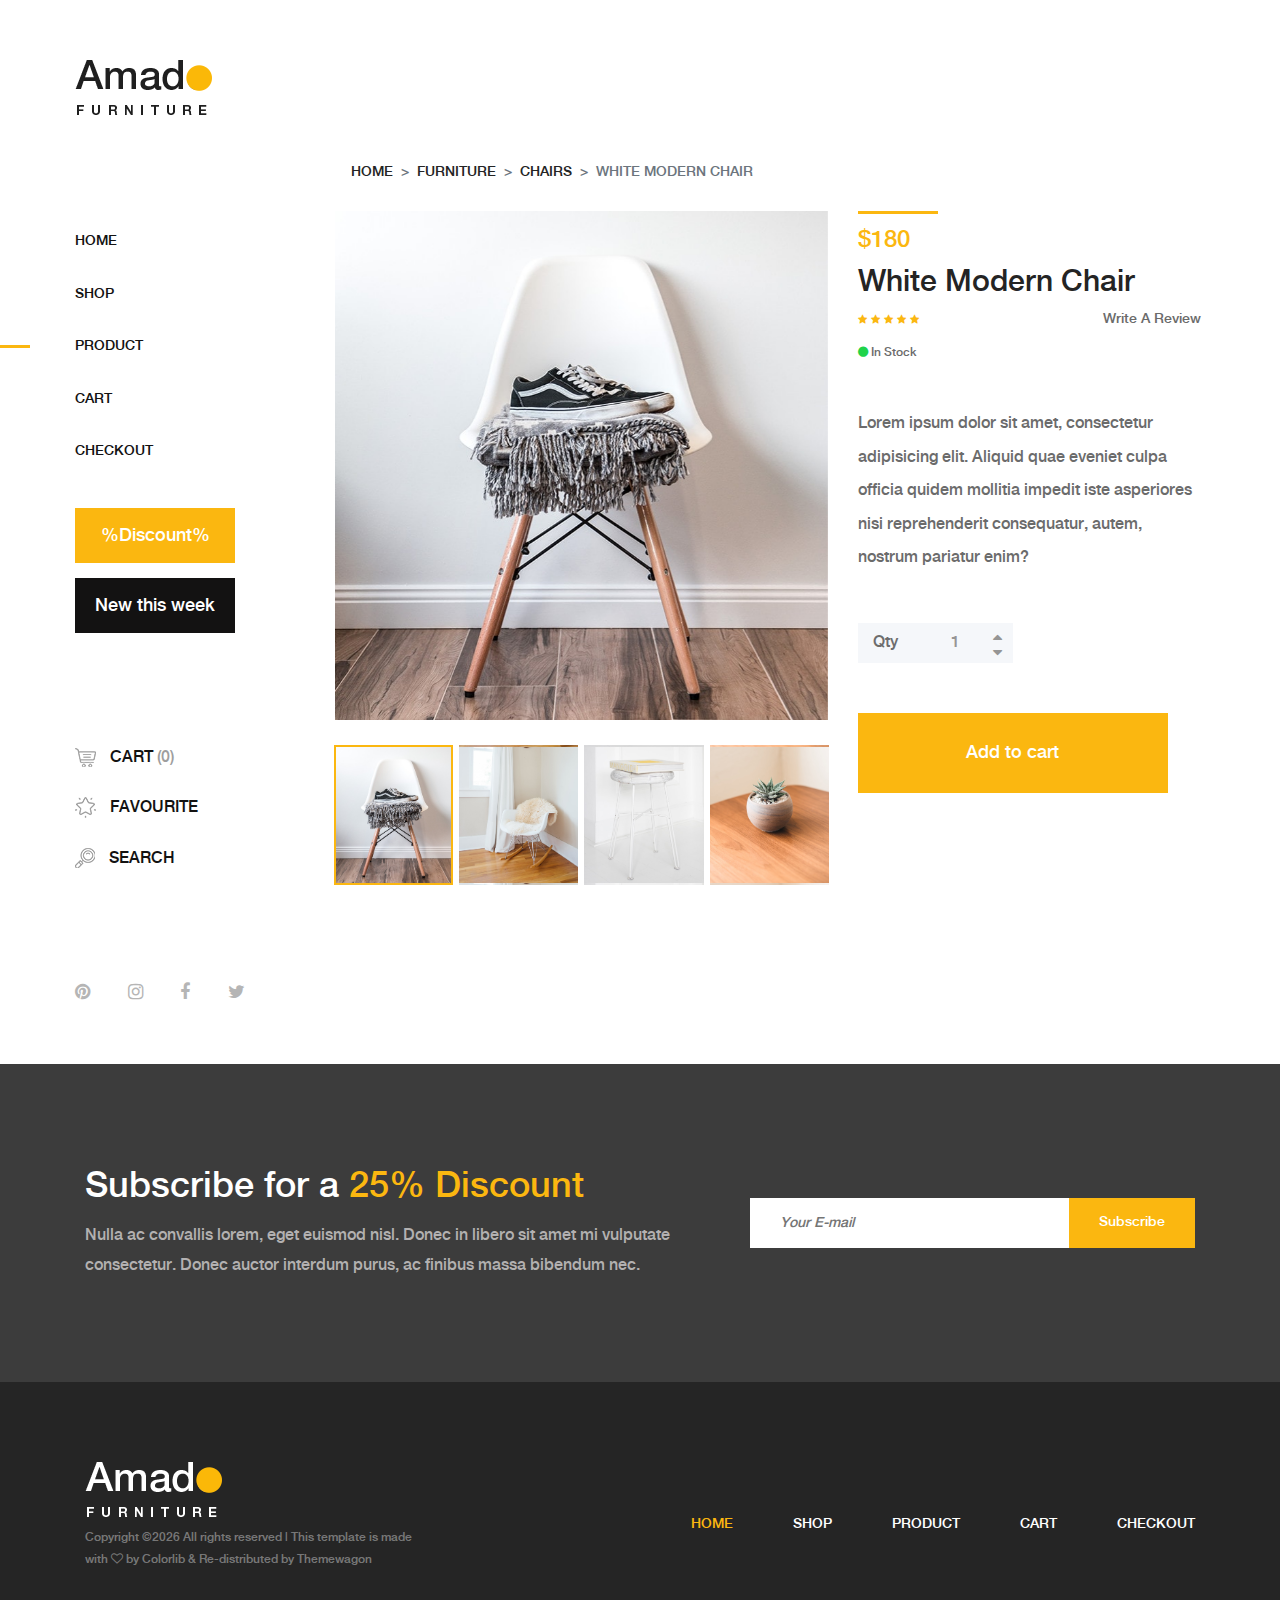
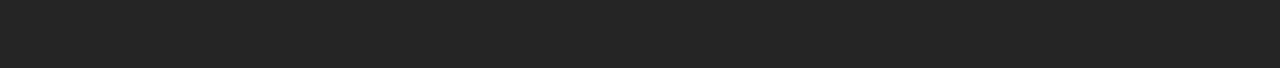
<file: product-details.html>
<!DOCTYPE html>
<html lang="en">

<head>
    <meta charset="UTF-8">
    <meta name="description" content="">
    <meta http-equiv="X-UA-Compatible" content="IE=edge">
    <meta name="viewport" content="width=device-width, initial-scale=1, shrink-to-fit=no">
    <!-- The above 4 meta tags *must* come first in the head; any other head content must come *after* these tags -->

    <!-- Title  -->
    <title>Amado - Furniture Ecommerce Template | Product Details</title>

    <!-- Favicon  -->
    <link rel="icon" href="img/core-img/favicon.ico">

    <!-- Core Style CSS -->
    <link rel="stylesheet" href="css/core-style.css">
    <link rel="stylesheet" href="style.css">

</head>

<body>
    <!-- Search Wrapper Area Start -->
    <div class="search-wrapper section-padding-100">
        <div class="search-close">
            <i class="fa fa-close" aria-hidden="true"></i>
        </div>
        <div class="container">
            <div class="row">
                <div class="col-12">
                    <div class="search-content">
                        <form action="#" method="get">
                            <input type="search" name="search" id="search" placeholder="Type your keyword...">
                            <button type="submit"><img src="img/core-img/search.png" alt=""></button>
                        </form>
                    </div>
                </div>
            </div>
        </div>
    </div>
    <!-- Search Wrapper Area End -->

    <!-- ##### Main Content Wrapper Start ##### -->
    <div class="main-content-wrapper d-flex clearfix">

        <!-- Mobile Nav (max width 767px)-->
        <div class="mobile-nav">
            <!-- Navbar Brand -->
            <div class="amado-navbar-brand">
                <a href="index.html"><img src="img/core-img/logo.png" alt=""></a>
            </div>
            <!-- Navbar Toggler -->
            <div class="amado-navbar-toggler">
                <span></span><span></span><span></span>
            </div>
        </div>

        <!-- Header Area Start -->
        <header class="header-area clearfix">
            <!-- Close Icon -->
            <div class="nav-close">
                <i class="fa fa-close" aria-hidden="true"></i>
            </div>
            <!-- Logo -->
            <div class="logo">
                <a href="index.html"><img src="img/core-img/logo.png" alt=""></a>
            </div>
            <!-- Amado Nav -->
            <nav class="amado-nav">
                <ul>
                    <li><a href="index.html">Home</a></li>
                    <li><a href="shop.html">Shop</a></li>
                    <li class="active"><a href="product-details.html">Product</a></li>
                    <li><a href="cart.html">Cart</a></li>
                    <li><a href="checkout.html">Checkout</a></li>
                </ul>
            </nav>
            <!-- Button Group -->
            <div class="amado-btn-group mt-30 mb-100">
                <a href="#" class="btn amado-btn mb-15">%Discount%</a>
                <a href="#" class="btn amado-btn active">New this week</a>
            </div>
            <!-- Cart Menu -->
            <div class="cart-fav-search mb-100">
                <a href="cart.html" class="cart-nav"><img src="img/core-img/cart.png" alt=""> Cart <span>(0)</span></a>
                <a href="#" class="fav-nav"><img src="img/core-img/favorites.png" alt=""> Favourite</a>
                <a href="#" class="search-nav"><img src="img/core-img/search.png" alt=""> Search</a>
            </div>
            <!-- Social Button -->
            <div class="social-info d-flex justify-content-between">
                <a href="#"><i class="fa fa-pinterest" aria-hidden="true"></i></a>
                <a href="#"><i class="fa fa-instagram" aria-hidden="true"></i></a>
                <a href="#"><i class="fa fa-facebook" aria-hidden="true"></i></a>
                <a href="#"><i class="fa fa-twitter" aria-hidden="true"></i></a>
            </div>
        </header>
        <!-- Header Area End -->

        <!-- Product Details Area Start -->
        <div class="single-product-area section-padding-100 clearfix">
            <div class="container-fluid">

                <div class="row">
                    <div class="col-12">
                        <nav aria-label="breadcrumb">
                            <ol class="breadcrumb mt-50">
                                <li class="breadcrumb-item"><a href="#">Home</a></li>
                                <li class="breadcrumb-item"><a href="#">Furniture</a></li>
                                <li class="breadcrumb-item"><a href="#">Chairs</a></li>
                                <li class="breadcrumb-item active" aria-current="page">white modern chair</li>
                            </ol>
                        </nav>
                    </div>
                </div>

                <div class="row">
                    <div class="col-12 col-lg-7">
                        <div class="single_product_thumb">
                            <div id="product_details_slider" class="carousel slide" data-ride="carousel">
                                <ol class="carousel-indicators">
                                    <li class="active" data-target="#product_details_slider" data-slide-to="0" style="background-image: url(img/product-img/pro-big-1.jpg);">
                                    </li>
                                    <li data-target="#product_details_slider" data-slide-to="1" style="background-image: url(img/product-img/pro-big-2.jpg);">
                                    </li>
                                    <li data-target="#product_details_slider" data-slide-to="2" style="background-image: url(img/product-img/pro-big-3.jpg);">
                                    </li>
                                    <li data-target="#product_details_slider" data-slide-to="3" style="background-image: url(img/product-img/pro-big-4.jpg);">
                                    </li>
                                </ol>
                                <div class="carousel-inner">
                                    <div class="carousel-item active">
                                        <a class="gallery_img" href="img/product-img/pro-big-1.jpg">
                                            <img class="d-block w-100" src="img/product-img/pro-big-1.jpg" alt="First slide">
                                        </a>
                                    </div>
                                    <div class="carousel-item">
                                        <a class="gallery_img" href="img/product-img/pro-big-2.jpg">
                                            <img class="d-block w-100" src="img/product-img/pro-big-2.jpg" alt="Second slide">
                                        </a>
                                    </div>
                                    <div class="carousel-item">
                                        <a class="gallery_img" href="img/product-img/pro-big-3.jpg">
                                            <img class="d-block w-100" src="img/product-img/pro-big-3.jpg" alt="Third slide">
                                        </a>
                                    </div>
                                    <div class="carousel-item">
                                        <a class="gallery_img" href="img/product-img/pro-big-4.jpg">
                                            <img class="d-block w-100" src="img/product-img/pro-big-4.jpg" alt="Fourth slide">
                                        </a>
                                    </div>
                                </div>
                            </div>
                        </div>
                    </div>
                    <div class="col-12 col-lg-5">
                        <div class="single_product_desc">
                            <!-- Product Meta Data -->
                            <div class="product-meta-data">
                                <div class="line"></div>
                                <p class="product-price">$180</p>
                                <a href="product-details.html">
                                    <h6>White Modern Chair</h6>
                                </a>
                                <!-- Ratings & Review -->
                                <div class="ratings-review mb-15 d-flex align-items-center justify-content-between">
                                    <div class="ratings">
                                        <i class="fa fa-star" aria-hidden="true"></i>
                                        <i class="fa fa-star" aria-hidden="true"></i>
                                        <i class="fa fa-star" aria-hidden="true"></i>
                                        <i class="fa fa-star" aria-hidden="true"></i>
                                        <i class="fa fa-star" aria-hidden="true"></i>
                                    </div>
                                    <div class="review">
                                        <a href="#">Write A Review</a>
                                    </div>
                                </div>
                                <!-- Avaiable -->
                                <p class="avaibility"><i class="fa fa-circle"></i> In Stock</p>
                            </div>

                            <div class="short_overview my-5">
                                <p>Lorem ipsum dolor sit amet, consectetur adipisicing elit. Aliquid quae eveniet culpa officia quidem mollitia impedit iste asperiores nisi reprehenderit consequatur, autem, nostrum pariatur enim?</p>
                            </div>

                            <!-- Add to Cart Form -->
                            <form class="cart clearfix" method="post">
                                <div class="cart-btn d-flex mb-50">
                                    <p>Qty</p>
                                    <div class="quantity">
                                        <span class="qty-minus" onclick="var effect = document.getElementById('qty'); var qty = effect.value; if( !isNaN( qty ) &amp;&amp; qty &gt; 1 ) effect.value--;return false;"><i class="fa fa-caret-down" aria-hidden="true"></i></span>
                                        <input type="number" class="qty-text" id="qty" step="1" min="1" max="300" name="quantity" value="1">
                                        <span class="qty-plus" onclick="var effect = document.getElementById('qty'); var qty = effect.value; if( !isNaN( qty )) effect.value++;return false;"><i class="fa fa-caret-up" aria-hidden="true"></i></span>
                                    </div>
                                </div>
                                <button type="submit" name="addtocart" value="5" class="btn amado-btn">Add to cart</button>
                            </form>

                        </div>
                    </div>
                </div>
            </div>
        </div>
        <!-- Product Details Area End -->
    </div>
    <!-- ##### Main Content Wrapper End ##### -->

    <!-- ##### Newsletter Area Start ##### -->
    <section class="newsletter-area section-padding-100-0">
        <div class="container">
            <div class="row align-items-center">
                <!-- Newsletter Text -->
                <div class="col-12 col-lg-6 col-xl-7">
                    <div class="newsletter-text mb-100">
                        <h2>Subscribe for a <span>25% Discount</span></h2>
                        <p>Nulla ac convallis lorem, eget euismod nisl. Donec in libero sit amet mi vulputate consectetur. Donec auctor interdum purus, ac finibus massa bibendum nec.</p>
                    </div>
                </div>
                <!-- Newsletter Form -->
                <div class="col-12 col-lg-6 col-xl-5">
                    <div class="newsletter-form mb-100">
                        <form action="#" method="post">
                            <input type="email" name="email" class="nl-email" placeholder="Your E-mail">
                            <input type="submit" value="Subscribe">
                        </form>
                    </div>
                </div>
            </div>
        </div>
    </section>
    <!-- ##### Newsletter Area End ##### -->

    <!-- ##### Footer Area Start ##### -->
    <footer class="footer_area clearfix">
        <div class="container">
            <div class="row align-items-center">
                <!-- Single Widget Area -->
                <div class="col-12 col-lg-4">
                    <div class="single_widget_area">
                        <!-- Logo -->
                        <div class="footer-logo mr-50">
                            <a href="index.html"><img src="img/core-img/logo2.png" alt=""></a>
                        </div>
                        <!-- Copywrite Text -->
                        <p class="copywrite"><!-- Link back to Colorlib can't be removed. Template is licensed under CC BY 3.0. -->
Copyright &copy;<script>document.write(new Date().getFullYear());</script> All rights reserved | This template is made with <i class="fa fa-heart-o" aria-hidden="true"></i> by <a href="https://colorlib.com" target="_blank">Colorlib</a> & Re-distributed by <a href="https://themewagon.com/" target="_blank">Themewagon</a>
<!-- Link back to Colorlib can't be removed. Template is licensed under CC BY 3.0. --></p>
                    </div>
                </div>
                <!-- Single Widget Area -->
                <div class="col-12 col-lg-8">
                    <div class="single_widget_area">
                        <!-- Footer Menu -->
                        <div class="footer_menu">
                            <nav class="navbar navbar-expand-lg justify-content-end">
                                <button class="navbar-toggler" type="button" data-toggle="collapse" data-target="#footerNavContent" aria-controls="footerNavContent" aria-expanded="false" aria-label="Toggle navigation"><i class="fa fa-bars"></i></button>
                                <div class="collapse navbar-collapse" id="footerNavContent">
                                    <ul class="navbar-nav ml-auto">
                                        <li class="nav-item active">
                                            <a class="nav-link" href="index.html">Home</a>
                                        </li>
                                        <li class="nav-item">
                                            <a class="nav-link" href="shop.html">Shop</a>
                                        </li>
                                        <li class="nav-item">
                                            <a class="nav-link" href="product-details.html">Product</a>
                                        </li>
                                        <li class="nav-item">
                                            <a class="nav-link" href="cart.html">Cart</a>
                                        </li>
                                        <li class="nav-item">
                                            <a class="nav-link" href="checkout.html">Checkout</a>
                                        </li>
                                    </ul>
                                </div>
                            </nav>
                        </div>
                    </div>
                </div>
            </div>
        </div>
    </footer>
    <!-- ##### Footer Area End ##### -->

    <!-- ##### jQuery (Necessary for All JavaScript Plugins) ##### -->
    <script src="js/jquery/jquery-2.2.4.min.js"></script>
    <!-- Popper js -->
    <script src="js/popper.min.js"></script>
    <!-- Bootstrap js -->
    <script src="js/bootstrap.min.js"></script>
    <!-- Plugins js -->
    <script src="js/plugins.js"></script>
    <!-- Active js -->
    <script src="js/active.js"></script>

</body>

</html>
</file>
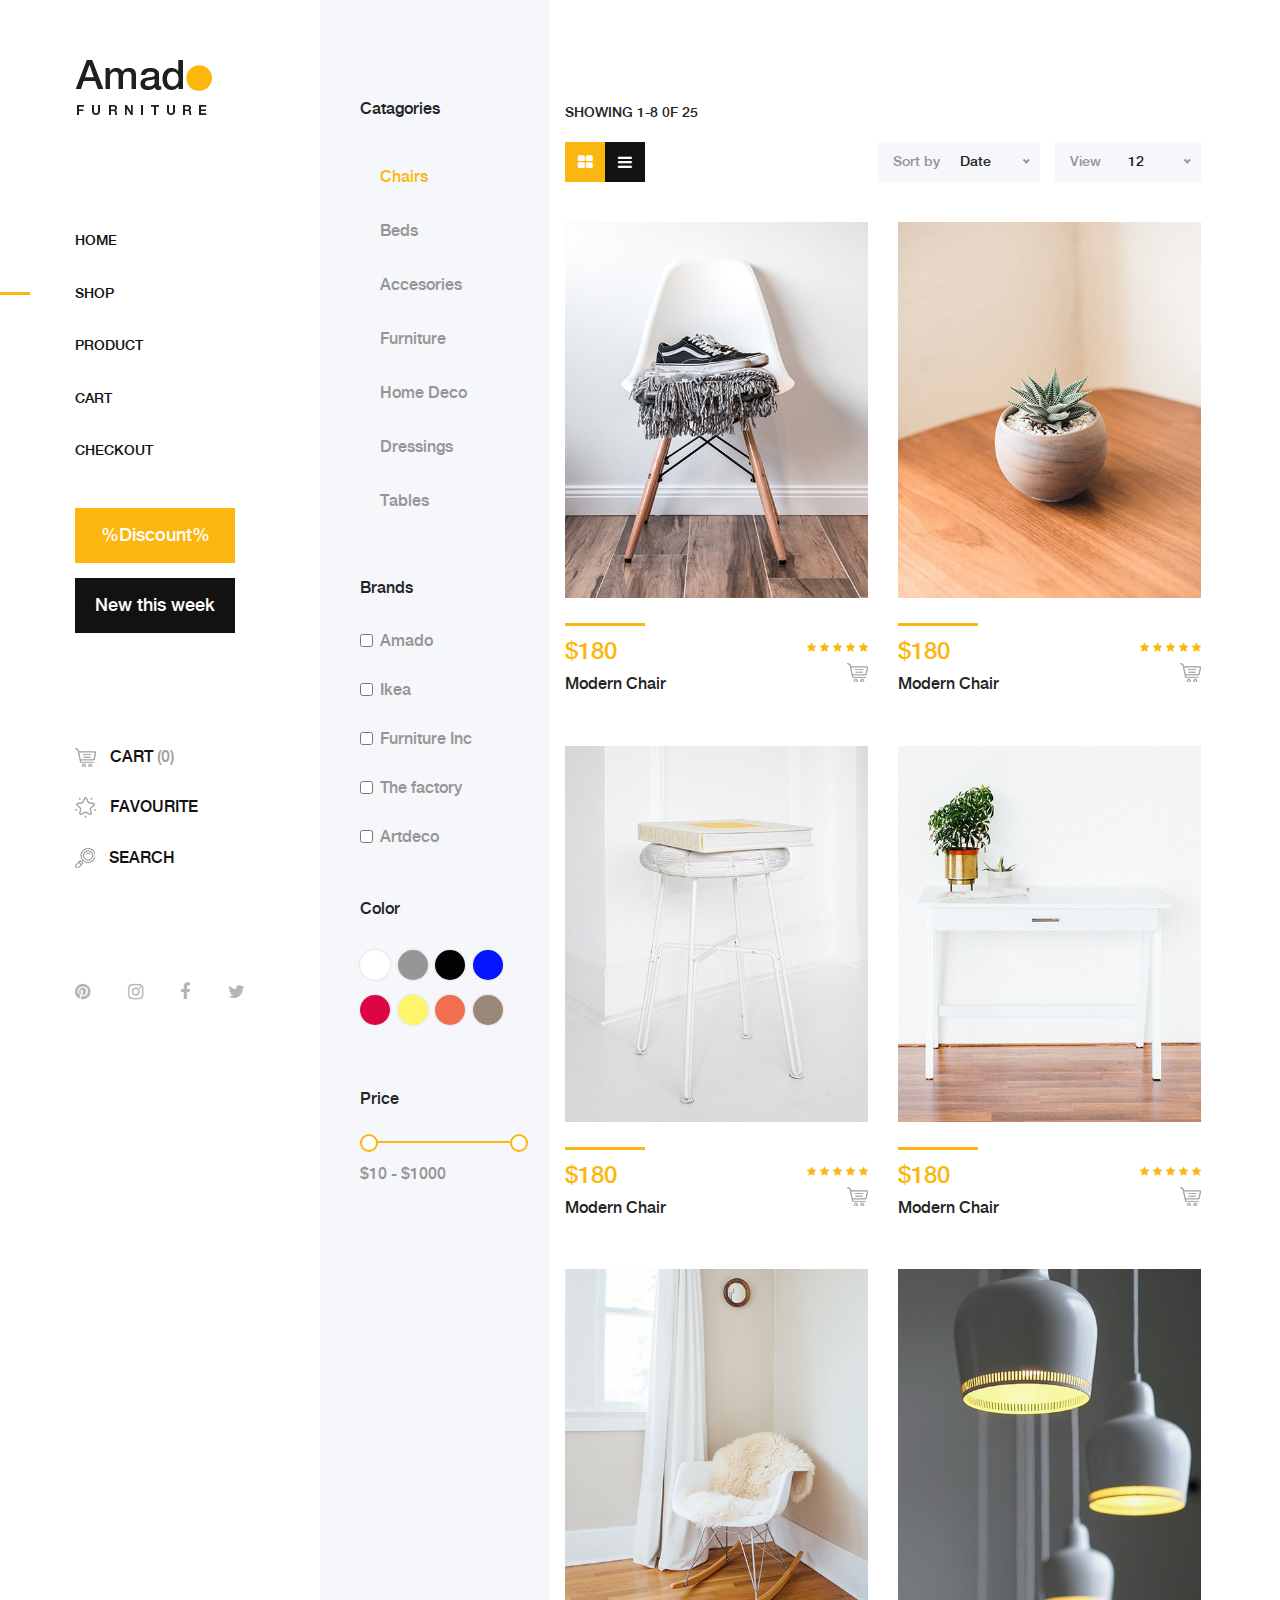
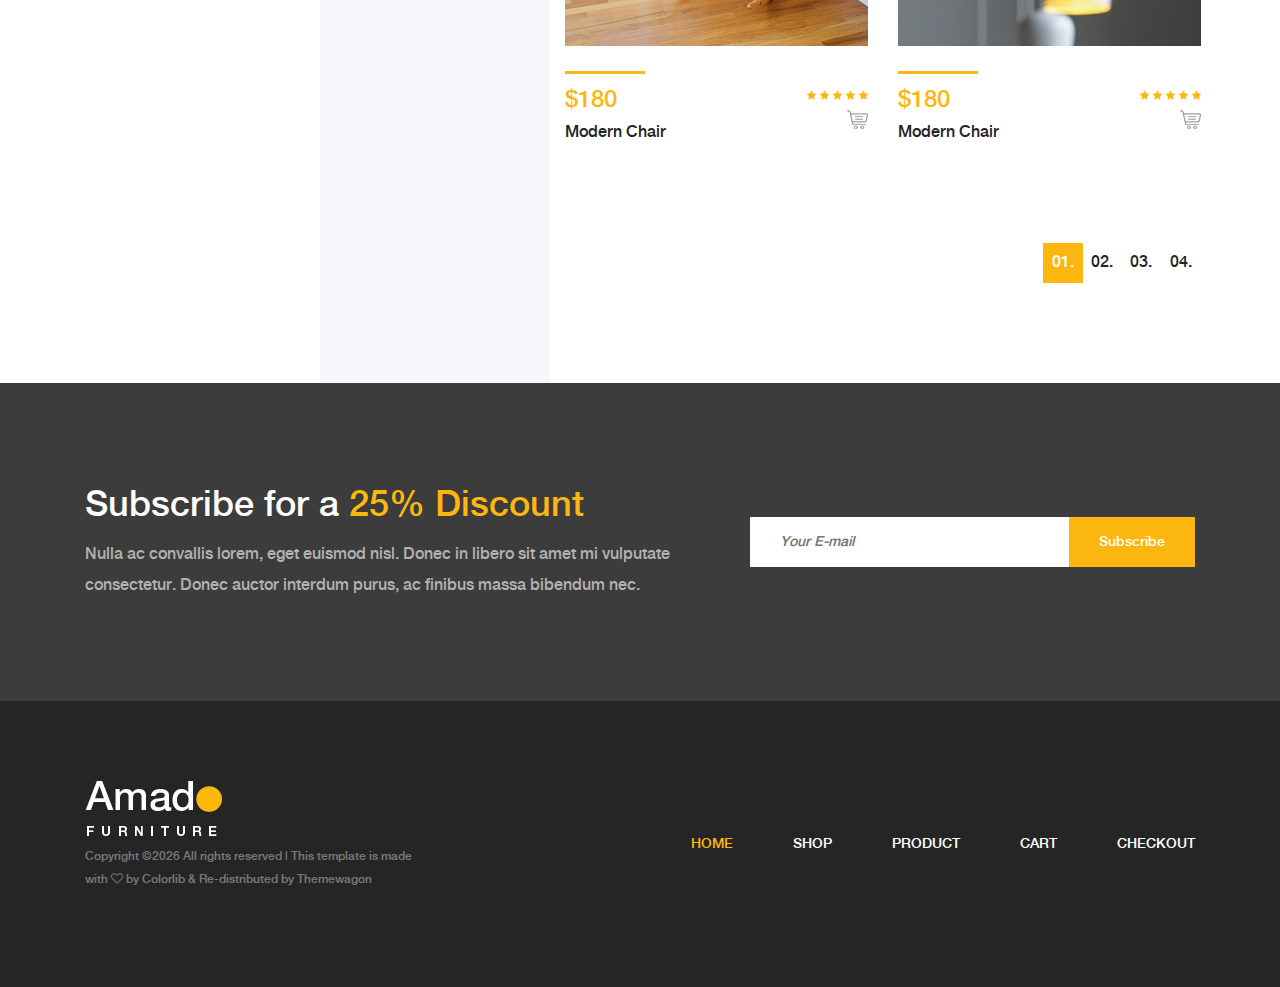
<file: shop.html>
<!DOCTYPE html>
<html lang="en">

<head>
    <meta charset="UTF-8">
    <meta name="description" content="">
    <meta http-equiv="X-UA-Compatible" content="IE=edge">
    <meta name="viewport" content="width=device-width, initial-scale=1, shrink-to-fit=no">
    <!-- The above 4 meta tags *must* come first in the head; any other head content must come *after* these tags -->

    <!-- Title  -->
    <title>Amado - Furniture Ecommerce Template | Shop</title>

    <!-- Favicon  -->
    <link rel="icon" href="img/core-img/favicon.ico">

    <!-- Core Style CSS -->
    <link rel="stylesheet" href="css/core-style.css">
    <link rel="stylesheet" href="style.css">

</head>

<body>
    <!-- Search Wrapper Area Start -->
    <div class="search-wrapper section-padding-100">
        <div class="search-close">
            <i class="fa fa-close" aria-hidden="true"></i>
        </div>
        <div class="container">
            <div class="row">
                <div class="col-12">
                    <div class="search-content">
                        <form action="#" method="get">
                            <input type="search" name="search" id="search" placeholder="Type your keyword...">
                            <button type="submit"><img src="img/core-img/search.png" alt=""></button>
                        </form>
                    </div>
                </div>
            </div>
        </div>
    </div>
    <!-- Search Wrapper Area End -->

    <!-- ##### Main Content Wrapper Start ##### -->
    <div class="main-content-wrapper d-flex clearfix">

        <!-- Mobile Nav (max width 767px)-->
        <div class="mobile-nav">
            <!-- Navbar Brand -->
            <div class="amado-navbar-brand">
                <a href="index.html"><img src="img/core-img/logo.png" alt=""></a>
            </div>
            <!-- Navbar Toggler -->
            <div class="amado-navbar-toggler">
                <span></span><span></span><span></span>
            </div>
        </div>

        <!-- Header Area Start -->
        <header class="header-area clearfix">
            <!-- Close Icon -->
            <div class="nav-close">
                <i class="fa fa-close" aria-hidden="true"></i>
            </div>
            <!-- Logo -->
            <div class="logo">
                <a href="index.html"><img src="img/core-img/logo.png" alt=""></a>
            </div>
            <!-- Amado Nav -->
            <nav class="amado-nav">
                <ul>
                    <li><a href="index.html">Home</a></li>
                    <li class="active"><a href="shop.html">Shop</a></li>
                    <li><a href="product-details.html">Product</a></li>
                    <li><a href="cart.html">Cart</a></li>
                    <li><a href="checkout.html">Checkout</a></li>
                </ul>
            </nav>
            <!-- Button Group -->
            <div class="amado-btn-group mt-30 mb-100">
                <a href="#" class="btn amado-btn mb-15">%Discount%</a>
                <a href="#" class="btn amado-btn active">New this week</a>
            </div>
            <!-- Cart Menu -->
            <div class="cart-fav-search mb-100">
                <a href="cart.html" class="cart-nav"><img src="img/core-img/cart.png" alt=""> Cart <span>(0)</span></a>
                <a href="#" class="fav-nav"><img src="img/core-img/favorites.png" alt=""> Favourite</a>
                <a href="#" class="search-nav"><img src="img/core-img/search.png" alt=""> Search</a>
            </div>
            <!-- Social Button -->
            <div class="social-info d-flex justify-content-between">
                <a href="#"><i class="fa fa-pinterest" aria-hidden="true"></i></a>
                <a href="#"><i class="fa fa-instagram" aria-hidden="true"></i></a>
                <a href="#"><i class="fa fa-facebook" aria-hidden="true"></i></a>
                <a href="#"><i class="fa fa-twitter" aria-hidden="true"></i></a>
            </div>
        </header>
        <!-- Header Area End -->

        <div class="shop_sidebar_area">

            <!-- ##### Single Widget ##### -->
            <div class="widget catagory mb-50">
                <!-- Widget Title -->
                <h6 class="widget-title mb-30">Catagories</h6>

                <!--  Catagories  -->
                <div class="catagories-menu">
                    <ul>
                        <li class="active"><a href="#">Chairs</a></li>
                        <li><a href="#">Beds</a></li>
                        <li><a href="#">Accesories</a></li>
                        <li><a href="#">Furniture</a></li>
                        <li><a href="#">Home Deco</a></li>
                        <li><a href="#">Dressings</a></li>
                        <li><a href="#">Tables</a></li>
                    </ul>
                </div>
            </div>

            <!-- ##### Single Widget ##### -->
            <div class="widget brands mb-50">
                <!-- Widget Title -->
                <h6 class="widget-title mb-30">Brands</h6>

                <div class="widget-desc">
                    <!-- Single Form Check -->
                    <div class="form-check">
                        <input class="form-check-input" type="checkbox" value="" id="amado">
                        <label class="form-check-label" for="amado">Amado</label>
                    </div>
                    <!-- Single Form Check -->
                    <div class="form-check">
                        <input class="form-check-input" type="checkbox" value="" id="ikea">
                        <label class="form-check-label" for="ikea">Ikea</label>
                    </div>
                    <!-- Single Form Check -->
                    <div class="form-check">
                        <input class="form-check-input" type="checkbox" value="" id="furniture">
                        <label class="form-check-label" for="furniture">Furniture Inc</label>
                    </div>
                    <!-- Single Form Check -->
                    <div class="form-check">
                        <input class="form-check-input" type="checkbox" value="" id="factory">
                        <label class="form-check-label" for="factory">The factory</label>
                    </div>
                    <!-- Single Form Check -->
                    <div class="form-check">
                        <input class="form-check-input" type="checkbox" value="" id="artdeco">
                        <label class="form-check-label" for="artdeco">Artdeco</label>
                    </div>
                </div>
            </div>

            <!-- ##### Single Widget ##### -->
            <div class="widget color mb-50">
                <!-- Widget Title -->
                <h6 class="widget-title mb-30">Color</h6>

                <div class="widget-desc">
                    <ul class="d-flex">
                        <li><a href="#" class="color1"></a></li>
                        <li><a href="#" class="color2"></a></li>
                        <li><a href="#" class="color3"></a></li>
                        <li><a href="#" class="color4"></a></li>
                        <li><a href="#" class="color5"></a></li>
                        <li><a href="#" class="color6"></a></li>
                        <li><a href="#" class="color7"></a></li>
                        <li><a href="#" class="color8"></a></li>
                    </ul>
                </div>
            </div>

            <!-- ##### Single Widget ##### -->
            <div class="widget price mb-50">
                <!-- Widget Title -->
                <h6 class="widget-title mb-30">Price</h6>

                <div class="widget-desc">
                    <div class="slider-range">
                        <div data-min="10" data-max="1000" data-unit="$" class="slider-range-price ui-slider ui-slider-horizontal ui-widget ui-widget-content ui-corner-all" data-value-min="10" data-value-max="1000" data-label-result="">
                            <div class="ui-slider-range ui-widget-header ui-corner-all"></div>
                            <span class="ui-slider-handle ui-state-default ui-corner-all" tabindex="0"></span>
                            <span class="ui-slider-handle ui-state-default ui-corner-all" tabindex="0"></span>
                        </div>
                        <div class="range-price">$10 - $1000</div>
                    </div>
                </div>
            </div>
        </div>

        <div class="amado_product_area section-padding-100">
            <div class="container-fluid">

                <div class="row">
                    <div class="col-12">
                        <div class="product-topbar d-xl-flex align-items-end justify-content-between">
                            <!-- Total Products -->
                            <div class="total-products">
                                <p>Showing 1-8 0f 25</p>
                                <div class="view d-flex">
                                    <a href="#"><i class="fa fa-th-large" aria-hidden="true"></i></a>
                                    <a href="#"><i class="fa fa-bars" aria-hidden="true"></i></a>
                                </div>
                            </div>
                            <!-- Sorting -->
                            <div class="product-sorting d-flex">
                                <div class="sort-by-date d-flex align-items-center mr-15">
                                    <p>Sort by</p>
                                    <form action="#" method="get">
                                        <select name="select" id="sortBydate">
                                            <option value="value">Date</option>
                                            <option value="value">Newest</option>
                                            <option value="value">Popular</option>
                                        </select>
                                    </form>
                                </div>
                                <div class="view-product d-flex align-items-center">
                                    <p>View</p>
                                    <form action="#" method="get">
                                        <select name="select" id="viewProduct">
                                            <option value="value">12</option>
                                            <option value="value">24</option>
                                            <option value="value">48</option>
                                            <option value="value">96</option>
                                        </select>
                                    </form>
                                </div>
                            </div>
                        </div>
                    </div>
                </div>

                <div class="row">

                    <!-- Single Product Area -->
                    <div class="col-12 col-sm-6 col-md-12 col-xl-6">
                        <div class="single-product-wrapper">
                            <!-- Product Image -->
                            <div class="product-img">
                                <img src="img/product-img/product1.jpg" alt="">
                                <!-- Hover Thumb -->
                                <img class="hover-img" src="img/product-img/product2.jpg" alt="">
                            </div>

                            <!-- Product Description -->
                            <div class="product-description d-flex align-items-center justify-content-between">
                                <!-- Product Meta Data -->
                                <div class="product-meta-data">
                                    <div class="line"></div>
                                    <p class="product-price">$180</p>
                                    <a href="product-details.html">
                                        <h6>Modern Chair</h6>
                                    </a>
                                </div>
                                <!-- Ratings & Cart -->
                                <div class="ratings-cart text-right">
                                    <div class="ratings">
                                        <i class="fa fa-star" aria-hidden="true"></i>
                                        <i class="fa fa-star" aria-hidden="true"></i>
                                        <i class="fa fa-star" aria-hidden="true"></i>
                                        <i class="fa fa-star" aria-hidden="true"></i>
                                        <i class="fa fa-star" aria-hidden="true"></i>
                                    </div>
                                    <div class="cart">
                                        <a href="cart.html" data-toggle="tooltip" data-placement="left" title="Add to Cart"><img src="img/core-img/cart.png" alt=""></a>
                                    </div>
                                </div>
                            </div>
                        </div>
                    </div>

                    <!-- Single Product Area -->
                    <div class="col-12 col-sm-6 col-md-12 col-xl-6">
                        <div class="single-product-wrapper">
                            <!-- Product Image -->
                            <div class="product-img">
                                <img src="img/product-img/product2.jpg" alt="">
                                <!-- Hover Thumb -->
                                <img class="hover-img" src="img/product-img/product3.jpg" alt="">
                            </div>

                            <!-- Product Description -->
                            <div class="product-description d-flex align-items-center justify-content-between">
                                <!-- Product Meta Data -->
                                <div class="product-meta-data">
                                    <div class="line"></div>
                                    <p class="product-price">$180</p>
                                    <a href="product-details.html">
                                        <h6>Modern Chair</h6>
                                    </a>
                                </div>
                                <!-- Ratings & Cart -->
                                <div class="ratings-cart text-right">
                                    <div class="ratings">
                                        <i class="fa fa-star" aria-hidden="true"></i>
                                        <i class="fa fa-star" aria-hidden="true"></i>
                                        <i class="fa fa-star" aria-hidden="true"></i>
                                        <i class="fa fa-star" aria-hidden="true"></i>
                                        <i class="fa fa-star" aria-hidden="true"></i>
                                    </div>
                                    <div class="cart">
                                        <a href="cart.html" data-toggle="tooltip" data-placement="left" title="Add to Cart"><img src="img/core-img/cart.png" alt=""></a>
                                    </div>
                                </div>
                            </div>
                        </div>
                    </div>

                    <!-- Single Product Area -->
                    <div class="col-12 col-sm-6 col-md-12 col-xl-6">
                        <div class="single-product-wrapper">
                            <!-- Product Image -->
                            <div class="product-img">
                                <img src="img/product-img/product3.jpg" alt="">
                                <!-- Hover Thumb -->
                                <img class="hover-img" src="img/product-img/product4.jpg" alt="">
                            </div>

                            <!-- Product Description -->
                            <div class="product-description d-flex align-items-center justify-content-between">
                                <!-- Product Meta Data -->
                                <div class="product-meta-data">
                                    <div class="line"></div>
                                    <p class="product-price">$180</p>
                                    <a href="product-details.html">
                                        <h6>Modern Chair</h6>
                                    </a>
                                </div>
                                <!-- Ratings & Cart -->
                                <div class="ratings-cart text-right">
                                    <div class="ratings">
                                        <i class="fa fa-star" aria-hidden="true"></i>
                                        <i class="fa fa-star" aria-hidden="true"></i>
                                        <i class="fa fa-star" aria-hidden="true"></i>
                                        <i class="fa fa-star" aria-hidden="true"></i>
                                        <i class="fa fa-star" aria-hidden="true"></i>
                                    </div>
                                    <div class="cart">
                                        <a href="cart.html" data-toggle="tooltip" data-placement="left" title="Add to Cart"><img src="img/core-img/cart.png" alt=""></a>
                                    </div>
                                </div>
                            </div>
                        </div>
                    </div>

                    <!-- Single Product Area -->
                    <div class="col-12 col-sm-6 col-md-12 col-xl-6">
                        <div class="single-product-wrapper">
                            <!-- Product Image -->
                            <div class="product-img">
                                <img src="img/product-img/product4.jpg" alt="">
                                <!-- Hover Thumb -->
                                <img class="hover-img" src="img/product-img/product5.jpg" alt="">
                            </div>

                            <!-- Product Description -->
                            <div class="product-description d-flex align-items-center justify-content-between">
                                <!-- Product Meta Data -->
                                <div class="product-meta-data">
                                    <div class="line"></div>
                                    <p class="product-price">$180</p>
                                    <a href="product-details.html">
                                        <h6>Modern Chair</h6>
                                    </a>
                                </div>
                                <!-- Ratings & Cart -->
                                <div class="ratings-cart text-right">
                                    <div class="ratings">
                                        <i class="fa fa-star" aria-hidden="true"></i>
                                        <i class="fa fa-star" aria-hidden="true"></i>
                                        <i class="fa fa-star" aria-hidden="true"></i>
                                        <i class="fa fa-star" aria-hidden="true"></i>
                                        <i class="fa fa-star" aria-hidden="true"></i>
                                    </div>
                                    <div class="cart">
                                        <a href="cart.html" data-toggle="tooltip" data-placement="left" title="Add to Cart"><img src="img/core-img/cart.png" alt=""></a>
                                    </div>
                                </div>
                            </div>
                        </div>
                    </div>

                    <!-- Single Product Area -->
                    <div class="col-12 col-sm-6 col-md-12 col-xl-6">
                        <div class="single-product-wrapper">
                            <!-- Product Image -->
                            <div class="product-img">
                                <img src="img/product-img/product5.jpg" alt="">
                                <!-- Hover Thumb -->
                                <img class="hover-img" src="img/product-img/product6.jpg" alt="">
                            </div>

                            <!-- Product Description -->
                            <div class="product-description d-flex align-items-center justify-content-between">
                                <!-- Product Meta Data -->
                                <div class="product-meta-data">
                                    <div class="line"></div>
                                    <p class="product-price">$180</p>
                                    <a href="product-details.html">
                                        <h6>Modern Chair</h6>
                                    </a>
                                </div>
                                <!-- Ratings & Cart -->
                                <div class="ratings-cart text-right">
                                    <div class="ratings">
                                        <i class="fa fa-star" aria-hidden="true"></i>
                                        <i class="fa fa-star" aria-hidden="true"></i>
                                        <i class="fa fa-star" aria-hidden="true"></i>
                                        <i class="fa fa-star" aria-hidden="true"></i>
                                        <i class="fa fa-star" aria-hidden="true"></i>
                                    </div>
                                    <div class="cart">
                                        <a href="cart.html" data-toggle="tooltip" data-placement="left" title="Add to Cart"><img src="img/core-img/cart.png" alt=""></a>
                                    </div>
                                </div>
                            </div>
                        </div>
                    </div>

                    <!-- Single Product Area -->
                    <div class="col-12 col-sm-6 col-md-12 col-xl-6">
                        <div class="single-product-wrapper">
                            <!-- Product Image -->
                            <div class="product-img">
                                <img src="img/product-img/product6.jpg" alt="">
                                <!-- Hover Thumb -->
                                <img class="hover-img" src="img/product-img/product1.jpg" alt="">
                            </div>

                            <!-- Product Description -->
                            <div class="product-description d-flex align-items-center justify-content-between">
                                <!-- Product Meta Data -->
                                <div class="product-meta-data">
                                    <div class="line"></div>
                                    <p class="product-price">$180</p>
                                    <a href="product-details.html">
                                        <h6>Modern Chair</h6>
                                    </a>
                                </div>
                                <!-- Ratings & Cart -->
                                <div class="ratings-cart text-right">
                                    <div class="ratings">
                                        <i class="fa fa-star" aria-hidden="true"></i>
                                        <i class="fa fa-star" aria-hidden="true"></i>
                                        <i class="fa fa-star" aria-hidden="true"></i>
                                        <i class="fa fa-star" aria-hidden="true"></i>
                                        <i class="fa fa-star" aria-hidden="true"></i>
                                    </div>
                                    <div class="cart">
                                        <a href="cart.html" data-toggle="tooltip" data-placement="left" title="Add to Cart"><img src="img/core-img/cart.png" alt=""></a>
                                    </div>
                                </div>
                            </div>
                        </div>
                    </div>
                </div>

                <div class="row">
                    <div class="col-12">
                        <!-- Pagination -->
                        <nav aria-label="navigation">
                            <ul class="pagination justify-content-end mt-50">
                                <li class="page-item active"><a class="page-link" href="#">01.</a></li>
                                <li class="page-item"><a class="page-link" href="#">02.</a></li>
                                <li class="page-item"><a class="page-link" href="#">03.</a></li>
                                <li class="page-item"><a class="page-link" href="#">04.</a></li>
                            </ul>
                        </nav>
                    </div>
                </div>
            </div>
        </div>
    </div>
    <!-- ##### Main Content Wrapper End ##### -->

    <!-- ##### Newsletter Area Start ##### -->
    <section class="newsletter-area section-padding-100-0">
        <div class="container">
            <div class="row align-items-center">
                <!-- Newsletter Text -->
                <div class="col-12 col-lg-6 col-xl-7">
                    <div class="newsletter-text mb-100">
                        <h2>Subscribe for a <span>25% Discount</span></h2>
                        <p>Nulla ac convallis lorem, eget euismod nisl. Donec in libero sit amet mi vulputate consectetur. Donec auctor interdum purus, ac finibus massa bibendum nec.</p>
                    </div>
                </div>
                <!-- Newsletter Form -->
                <div class="col-12 col-lg-6 col-xl-5">
                    <div class="newsletter-form mb-100">
                        <form action="#" method="post">
                            <input type="email" name="email" class="nl-email" placeholder="Your E-mail">
                            <input type="submit" value="Subscribe">
                        </form>
                    </div>
                </div>
            </div>
        </div>
    </section>
    <!-- ##### Newsletter Area End ##### -->

    <!-- ##### Footer Area Start ##### -->
    <footer class="footer_area clearfix">
        <div class="container">
            <div class="row align-items-center">
                <!-- Single Widget Area -->
                <div class="col-12 col-lg-4">
                    <div class="single_widget_area">
                        <!-- Logo -->
                        <div class="footer-logo mr-50">
                            <a href="index.html"><img src="img/core-img/logo2.png" alt=""></a>
                        </div>
                        <!-- Copywrite Text -->
                        <p class="copywrite"><!-- Link back to Colorlib can't be removed. Template is licensed under CC BY 3.0. -->
Copyright &copy;<script>document.write(new Date().getFullYear());</script> All rights reserved | This template is made with <i class="fa fa-heart-o" aria-hidden="true"></i> by <a href="https://colorlib.com" target="_blank">Colorlib</a> & Re-distributed by <a href="https://themewagon.com/" target="_blank">Themewagon</a>
<!-- Link back to Colorlib can't be removed. Template is licensed under CC BY 3.0. -->
                    </div>
                </div>
                <!-- Single Widget Area -->
                <div class="col-12 col-lg-8">
                    <div class="single_widget_area">
                        <!-- Footer Menu -->
                        <div class="footer_menu">
                            <nav class="navbar navbar-expand-lg justify-content-end">
                                <button class="navbar-toggler" type="button" data-toggle="collapse" data-target="#footerNavContent" aria-controls="footerNavContent" aria-expanded="false" aria-label="Toggle navigation"><i class="fa fa-bars"></i></button>
                                <div class="collapse navbar-collapse" id="footerNavContent">
                                    <ul class="navbar-nav ml-auto">
                                        <li class="nav-item active">
                                            <a class="nav-link" href="index.html">Home</a>
                                        </li>
                                        <li class="nav-item">
                                            <a class="nav-link" href="shop.html">Shop</a>
                                        </li>
                                        <li class="nav-item">
                                            <a class="nav-link" href="product-details.html">Product</a>
                                        </li>
                                        <li class="nav-item">
                                            <a class="nav-link" href="cart.html">Cart</a>
                                        </li>
                                        <li class="nav-item">
                                            <a class="nav-link" href="checkout.html">Checkout</a>
                                        </li>
                                    </ul>
                                </div>
                            </nav>
                        </div>
                    </div>
                </div>
            </div>
        </div>
    </footer>
    <!-- ##### Footer Area End ##### -->

    <!-- ##### jQuery (Necessary for All JavaScript Plugins) ##### -->
    <script src="js/jquery/jquery-2.2.4.min.js"></script>
    <!-- Popper js -->
    <script src="js/popper.min.js"></script>
    <!-- Bootstrap js -->
    <script src="js/bootstrap.min.js"></script>
    <!-- Plugins js -->
    <script src="js/plugins.js"></script>
    <!-- Active js -->
    <script src="js/active.js"></script>

    <script src="js/shop.js"></script>

</body>

</html>
</file>
<file: style.css>
/* ####################################################
    :: Template Name: Essence - Fashion Ecommerce Template
    :: Author: Colorlib
    :: Author URL: https://colorlib.com
    :: Description: Essence is smart & elegant fashion e-commerce Template. It's suitable for all e-commerce business platform.
    :: Version: 1.0.0
    :: Created: April 27, 2018
    :: Last Updated: May 2, 2018
    #################################################### */

    /* ---------------------------------------
    ##### - PLACE YOUR CUSTOM CSS HERE - #####
    --------------------------------------- */
</file>
<file: css/core-style.css>
/* [Master Stylesheet v-1.0.0] */
/* :: :: 1.0 Import Fonts */
@import url(../css/bootstrap.min.css);
@import url(../css/owl.carousel.css);
@import url(../css/animate.css);
@import url(../css/magnific-popup.css);
@import url(../css/jquery-ui.min.css);
@import url(../css/nice-select.css);
@import url(../css/font-awesome.min.css);
@font-face {
  font-family: 'helveticaneuebold';
  src: url("../fonts/helvetica_neu_bold-webfont.woff2") format("woff2"), url("../fonts/helvetica_neu_bold-webfont.woff") format("woff");
  font-weight: normal;
  font-style: normal; }
@font-face {
  font-family: 'helveticaneuemedium';
  src: url("../fonts/helveticaneue_medium-webfont.woff2") format("woff2"), url("../fonts/helveticaneue_medium-webfont.woff") format("woff");
  font-weight: normal;
  font-style: normal; }
/* :: 2.0 Import All CSS */
/* :: 3.0 Base CSS */
* {
  margin: 0;
  padding: 0; }

body {
  font-family: "helveticaneuemedium";
  font-size: 16px; }

h1,
h2,
h3,
h4,
h5,
h6 {
  color: #242424;
  line-height: 1.3;
  font-weight: 400; }

p {
  color: #6d6d6d;
  font-size: 16px;
  line-height: 1.9;
  font-weight: 400; }

a {
  -webkit-transition: all 500ms ease 0s;
  transition: all 500ms ease 0s;
  text-decoration: none;
  outline: 0 solid transparent;
  color: #131212;
  font-weight: 400;
  font-size: 12px; }
  a:hover, a:focus {
    -webkit-transition: all 500ms ease 0s;
    transition: all 500ms ease 0s;
    text-decoration: none;
    outline: 0 solid transparent;
    color: #131212;
    font-weight: 400;
    font-size: 12px; }

ul,
ol {
  margin: 0; }
  ul li,
  ol li {
    list-style: none; }

img {
  height: auto;
  max-width: 100%; }

/* Spacing */
.mt-15 {
  margin-top: 15px !important; }

.mt-30 {
  margin-top: 30px !important; }

.mt-50 {
  margin-top: 50px !important; }

.mt-70 {
  margin-top: 70px !important; }

.mt-100 {
  margin-top: 100px !important; }

.mb-15 {
  margin-bottom: 15px !important; }

.mb-30 {
  margin-bottom: 30px !important; }

.mb-50 {
  margin-bottom: 50px !important; }

.mb-70 {
  margin-bottom: 70px !important; }

.mb-100 {
  margin-bottom: 100px !important; }

.ml-15 {
  margin-left: 15px !important; }

.ml-30 {
  margin-left: 30px !important; }

.ml-50 {
  margin-left: 50px !important; }

.mr-15 {
  margin-right: 15px !important; }

.mr-30 {
  margin-right: 30px !important; }

.mr-50 {
  margin-right: 50px !important; }

/* Height */
.height-400 {
  height: 400px !important; }

.height-500 {
  height: 500px !important; }

.height-600 {
  height: 600px !important; }

.height-700 {
  height: 700px !important; }

.height-800 {
  height: 800px !important; }

/* Section Padding */
.section-padding-100 {
  padding-top: 100px;
  padding-bottom: 100px; }

.section-padding-100-0 {
  padding-top: 100px;
  padding-bottom: 0; }

.section-padding-0-100 {
  padding-top: 0;
  padding-bottom: 100px; }

/* Section Heading */
.section-heading {
  margin-bottom: 50px;
  position: relative;
  z-index: 1; }
  .section-heading h2 {
    font-size: 30px;
    margin-bottom: 0;
    text-transform: capitalize;
    font-weight: 600; }
  .section-heading.text-left {
    text-align: left !important; }

/* Miscellaneous */
.bg-img {
  background-position: center center;
  background-size: cover;
  background-repeat: no-repeat; }

.bg-white {
  background-color: #ffffff !important; }

.bg-dark {
  background-color: #000000 !important; }

.bg-transparent {
  background-color: transparent !important; }

.font-bold {
  font-weight: 700; }

.font-light {
  font-weight: 300; }

.bg-overlay,
.bg-overlay-white {
  position: relative;
  z-index: 2;
  background-position: center center;
  background-size: cover; }
  .bg-overlay:hover,
  .bg-overlay-white:hover {
    position: absolute;
    z-index: -1;
    top: 0;
    left: 0;
    width: 100%;
    height: 100%;
    content: ""; }

.bg-overlay:hover {
  background-color: rgba(0, 0, 0, 0.5); }

.bg-overlay-white:hover {
  background-color: rgba(255, 255, 255, 0.9); }

.mfp-image-holder .mfp-close,
.mfp-iframe-holder .mfp-close {
  color: #FFF;
  right: 0;
  padding-right: 0;
  width: 30px;
  height: 30px;
  background-color: #fbb710;
  line-height: 30px;
  text-align: center;
  position: absolute;
  top: 40px;
  right: -30px; }
  @media only screen and (max-width: 767px) {
    .mfp-image-holder .mfp-close,
    .mfp-iframe-holder .mfp-close {
      right: 0; } }

.navbar-toggler {
  background-color: #fbb710;
  border-radius: 0;
  margin-bottom: 15px; }
  .navbar-toggler i {
    font-size: 12px;
    color: #fff; }

@media only screen and (min-width: 768px) and (max-width: 991px) {
  .navbar {
    display: block; } }
@media only screen and (max-width: 767px) {
  .navbar {
    display: block; } }

.mobile-nav {
  position: fixed;
  width: 100%;
  height: 70px;
  background-color: #fff;
  z-index: 3000;
  top: 0;
  left: 0;
  right: 0;
  padding: 0.5em 2em;
  -webkit-box-align: center;
  -ms-flex-align: center;
  -ms-grid-row-align: center;
  align-items: center;
  -webkit-box-pack: justify;
  -ms-flex-pack: justify;
  justify-content: space-between;
  box-shadow: 0 4px 15px 0 rgba(0, 0, 0, 0.15);
  display: none; }
  @media only screen and (max-width: 767px) {
    .mobile-nav {
      display: -webkit-box;
      display: -ms-flexbox;
      display: flex; } }
  .mobile-nav .amado-navbar-brand {
    -webkit-box-flex: 0;
    -ms-flex: 0 0 70px;
    flex: 0 0 70px;
    max-width: 70px; }
    .mobile-nav .amado-navbar-brand a {
      display: block;
      max-width: 70px; }
  .mobile-nav .amado-navbar-toggler {
    cursor: pointer; }
    .mobile-nav .amado-navbar-toggler span {
      width: 28px;
      height: 3px;
      background-color: #fbb710;
      display: block;
      margin-bottom: 5px;
      border-radius: 2px; }
      .mobile-nav .amado-navbar-toggler span:last-child {
        margin-bottom: 0; }

/* ScrollUp */
#scrollUp {
  background-color: #fbb710;
  border-radius: 0;
  bottom: 60px;
  box-shadow: 0 2px 6px 0 rgba(0, 0, 0, 0.3);
  color: #ffffff;
  font-size: 24px;
  height: 40px;
  line-height: 40px;
  right: 60px;
  text-align: center;
  width: 40px;
  -webkit-transition-duration: 500ms;
  transition-duration: 500ms; }
  #scrollUp:hover {
    background-color: #131212; }
  @media only screen and (max-width: 767px) {
    #scrollUp {
      bottom: 30px;
      right: 30px; } }

/* Essence Button */
.amado-btn {
  display: inline-block;
  min-width: 160px;
  height: 55px;
  color: #ffffff;
  border: none;
  border-radius: 0;
  padding: 0 7px;
  font-size: 18px;
  line-height: 56px;
  background-color: #fbb710;
  font-weight: 400; }
  .amado-btn.active, .amado-btn:hover, .amado-btn:focus {
    font-size: 18px;
    color: #ffffff;
    background-color: #131212; }

/* :: 4.0 Search Wrapper Area CSS */
.search-wrapper {
  position: fixed;
  z-index: 1;
  width: 100%;
  height: 260px;
  z-index: 5000;
  top: -350px;
  left: 0;
  background-color: #f5f7fa;
  -webkit-transition-duration: 500ms;
  transition-duration: 500ms; }
  .search-wrapper .search-content form {
    position: relative;
    z-index: 1;
    box-shadow: 0 0 5px rgba(0, 0, 0, 0.075); }
    .search-wrapper .search-content form input {
      width: 100%;
      height: 60px;
      border: none;
      padding-left: 50px;
      font-size: 14px;
      color: #6b6b6b; }
    .search-wrapper .search-content form button {
      position: absolute;
      top: 0;
      left: 0;
      border: none;
      width: 50px;
      height: 60px;
      z-index: 10;
      cursor: pointer;
      background-color: transparent;
      text-align: center; }
  .search-wrapper .search-close {
    -webkit-transition-duration: 500ms;
    transition-duration: 500ms;
    width: 40px;
    height: 40px;
    position: absolute;
    top: 0;
    right: 0;
    background-color: red;
    text-align: center;
    color: #fff;
    line-height: 40px;
    font-size: 12px;
    cursor: pointer;
    background-color: #fbb710; }
    .search-wrapper .search-close:hover {
      background-color: #131212; }

/* :: 5.0 Welcome Area CSS */
.main-content-wrapper {
  position: relative;
  z-index: 1;
  -webkit-transition-duration: 500ms;
  transition-duration: 500ms;
  -ms-flex-wrap: wrap;
  flex-wrap: wrap; }
  @media only screen and (max-width: 767px) {
    .main-content-wrapper {
      margin-top: 70px;
      z-index: 100; } }
  .main-content-wrapper .header-area {
    -webkit-transition-duration: 500ms;
    transition-duration: 500ms;
    position: relative;
    z-index: 1;
    -webkit-box-flex: 0;
    -ms-flex: 0 0 320px;
    flex: 0 0 320px;
    width: 320px;
    max-width: 320px;
    background-color: #fff;
    padding: 60px 75px; }
    @media only screen and (min-width: 768px) and (max-width: 991px) {
      .main-content-wrapper .header-area {
        -webkit-box-flex: 0;
        -ms-flex: 0 0 280px;
        flex: 0 0 280px;
        width: 280px;
        max-width: 280px;
        padding: 50px; } }
    @media only screen and (max-width: 767px) {
      .main-content-wrapper .header-area {
        -webkit-transition-duration: 500ms;
        transition-duration: 500ms;
        -webkit-box-flex: 0;
        -ms-flex: 0 0 320px;
        flex: 0 0 320px;
        width: 320px;
        max-width: 320px;
        position: fixed;
        z-index: 4000;
        top: 0;
        left: -350px;
        height: 100%;
        overflow-x: hidden;
        overflow-y: scroll;
        display: block; } }
    .main-content-wrapper .header-area.bp-xs-on {
      left: 0; }
    .main-content-wrapper .header-area .nav-close {
      -webkit-transition-duration: 500ms;
      transition-duration: 500ms;
      width: 40px;
      height: 40px;
      position: absolute;
      top: 0;
      right: 15px;
      background-color: red;
      text-align: center;
      color: #fff;
      line-height: 40px;
      font-size: 12px;
      cursor: pointer;
      background-color: #fbb710;
      display: none; }
      @media only screen and (max-width: 767px) {
        .main-content-wrapper .header-area .nav-close {
          display: block; } }
      .main-content-wrapper .header-area .nav-close:hover {
        background-color: #131212; }
    .main-content-wrapper .header-area .logo {
      margin-bottom: 100px;
      display: block; }
    .main-content-wrapper .header-area .amado-nav li a {
      font-size: 14px;
      text-transform: uppercase;
      position: relative;
      z-index: 1;
      padding: 20px 0;
      display: block;
      line-height: 0.9;
      color: #131212;
      font-weight: normal; }
      .main-content-wrapper .header-area .amado-nav li a::after {
        -webkit-transition-duration: 500ms;
        transition-duration: 500ms;
        width: 30px;
        height: 3px;
        position: absolute;
        top: 50%;
        margin-top: -1.5px;
        left: -150px;
        background-color: #fbb710;
        z-index: 10;
        content: ''; }
      .main-content-wrapper .header-area .amado-nav li a:hover, .main-content-wrapper .header-area .amado-nav li a:focus {
        color: #fbb710; }
    .main-content-wrapper .header-area .amado-nav li:hover a::after, .main-content-wrapper .header-area .amado-nav li:focus a::after {
      left: -75px; }
      @media only screen and (min-width: 768px) and (max-width: 991px) {
        .main-content-wrapper .header-area .amado-nav li:hover a::after, .main-content-wrapper .header-area .amado-nav li:focus a::after {
          left: -50px; } }
    .main-content-wrapper .header-area .amado-nav li.active a::after {
      left: -75px; }
      @media only screen and (min-width: 768px) and (max-width: 991px) {
        .main-content-wrapper .header-area .amado-nav li.active a::after {
          left: -50px; } }
    .main-content-wrapper .header-area .amado-btn-group .amado-btn {
      width: 160px;
      display: block; }
    .main-content-wrapper .header-area .cart-fav-search a {
      display: block;
      text-transform: uppercase;
      font-size: 16px;
      padding: 15px 0;
      color: #131212;
      line-height: 1; }
      .main-content-wrapper .header-area .cart-fav-search a .search-nav {
        padding-bottom: 0; }
      .main-content-wrapper .header-area .cart-fav-search a span {
        color: #9e9e9e; }
      .main-content-wrapper .header-area .cart-fav-search a img {
        margin-right: 10px; }
      .main-content-wrapper .header-area .cart-fav-search a:hover, .main-content-wrapper .header-area .cart-fav-search a:focus {
        color: #fbb710; }
    .main-content-wrapper .header-area .social-info a {
      color: #b5b5b5;
      display: inline-block; }
      .main-content-wrapper .header-area .social-info a i {
        font-size: 18px; }
      .main-content-wrapper .header-area .social-info a:hover, .main-content-wrapper .header-area .social-info a:focus {
        color: #fbb710; }
    @media only screen and (max-width: 767px) {
      .main-content-wrapper .header-area .social-info {
        margin-bottom: 75px; } }
  .main-content-wrapper .products-catagories-area {
    -webkit-box-flex: 0;
    -ms-flex: 0 0 calc(100% - 320px);
    flex: 0 0 calc(100% - 320px);
    width: calc(100% - 320px);
    max-width: calc(100% - 320px); }
    @media only screen and (min-width: 768px) and (max-width: 991px) {
      .main-content-wrapper .products-catagories-area {
        -webkit-box-flex: 0;
        -ms-flex: 0 0 calc(100% - 280px);
        flex: 0 0 calc(100% - 280px);
        width: calc(100% - 280px);
        max-width: calc(100% - 280px); } }
    @media only screen and (max-width: 767px) {
      .main-content-wrapper .products-catagories-area {
        -webkit-box-flex: 0;
        -ms-flex: 0 0 100%;
        flex: 0 0 100%;
        width: 100%;
        max-width: 100%; } }
  .main-content-wrapper .shop_sidebar_area {
    position: relative;
    z-index: 1;
    -webkit-box-flex: 0;
    -ms-flex: 0 0 230px;
    flex: 0 0 230px;
    width: 230px;
    max-width: 230px;
    background-color: #f5f7fa;
    padding: 100px 40px; }
    @media only screen and (min-width: 768px) and (max-width: 991px) {
      .main-content-wrapper .shop_sidebar_area {
        -webkit-box-flex: 0;
        -ms-flex: 0 0 180px;
        flex: 0 0 180px;
        width: 180px;
        max-width: 180px;
        padding: 100px 15px; } }
    @media only screen and (max-width: 767px) {
      .main-content-wrapper .shop_sidebar_area {
        -webkit-box-flex: 0;
        -ms-flex: 0 0 100%;
        flex: 0 0 100%;
        width: 100%;
        max-width: 100%;
        -webkit-box-ordinal-group: 3;
        -ms-flex-order: 2;
        order: 2; } }
  .main-content-wrapper .amado_product_area {
    position: relative;
    z-index: 1;
    -webkit-box-flex: 0;
    -ms-flex: 0 0 calc(95% - 550px);
    flex: 0 0 calc(95% - 550px);
    width: calc(95% - 550px);
    max-width: calc(95% - 550px); }
    @media only screen and (min-width: 992px) and (max-width: 1199px) {
      .main-content-wrapper .amado_product_area {
        -webkit-box-flex: 0;
        -ms-flex: 0 0 calc(100% - 550px);
        flex: 0 0 calc(100% - 550px);
        width: calc(100% - 550px);
        max-width: calc(100% - 550px); } }
    @media only screen and (min-width: 768px) and (max-width: 991px) {
      .main-content-wrapper .amado_product_area {
        -webkit-box-flex: 0;
        -ms-flex: 0 0 calc(100% - 460px);
        flex: 0 0 calc(100% - 460px);
        width: calc(100% - 460px);
        max-width: calc(100% - 460px); } }
    @media only screen and (max-width: 767px) {
      .main-content-wrapper .amado_product_area {
        -webkit-box-flex: 0;
        -ms-flex: 0 0 100%;
        flex: 0 0 100%;
        width: 100%;
        max-width: 100%;
        -webkit-box-ordinal-group: 2;
        -ms-flex-order: 1;
        order: 1;
        padding-top: 50px; } }
  .main-content-wrapper .cart-table-area {
    position: relative;
    z-index: 1;
    -webkit-box-flex: 0;
    -ms-flex: 0 0 calc(95% - 320px);
    flex: 0 0 calc(95% - 320px);
    width: calc(95% - 320px);
    max-width: calc(95% - 320px); }
    @media only screen and (min-width: 992px) and (max-width: 1199px) {
      .main-content-wrapper .cart-table-area {
        -webkit-box-flex: 0;
        -ms-flex: 0 0 calc(100% - 320px);
        flex: 0 0 calc(100% - 320px);
        width: calc(100% - 320px);
        max-width: calc(100% - 320px); } }
    @media only screen and (min-width: 768px) and (max-width: 991px) {
      .main-content-wrapper .cart-table-area {
        -webkit-box-flex: 0;
        -ms-flex: 0 0 calc(100% - 280px);
        flex: 0 0 calc(100% - 280px);
        width: calc(100% - 280px);
        max-width: calc(100% - 280px); } }
    @media only screen and (max-width: 767px) {
      .main-content-wrapper .cart-table-area {
        -webkit-box-flex: 0;
        -ms-flex: 0 0 100%;
        flex: 0 0 100%;
        width: 100%;
        max-width: 100%;
        padding-top: 0; } }
    .main-content-wrapper .cart-table-area .cart-title h2 {
      font-size: 30px;
      margin-bottom: 30px;
      color: #242424; }
    .main-content-wrapper .cart-table-area table thead {
      width: 100%;
      display: block; }
      .main-content-wrapper .cart-table-area table thead tr {
        display: -webkit-box;
        display: -ms-flexbox;
        display: flex;
        width: 100%;
        height: 40px;
        background-color: #f5f7fa; }
        .main-content-wrapper .cart-table-area table thead tr th {
          border-top: none;
          border-bottom: none;
          -webkit-box-flex: 0;
          -ms-flex: 0 0 25%;
          flex: 0 0 25%;
          width: 25%;
          max-width: 25%;
          font-size: 12px;
          color: #242424;
          text-transform: capitalize;
          font-weight: 400; }
    .main-content-wrapper .cart-table-area table tbody {
      width: 100%;
      display: block; }
      .main-content-wrapper .cart-table-area table tbody tr {
        display: -webkit-box;
        display: -ms-flexbox;
        display: flex;
        -webkit-box-align: center;
        -ms-flex-align: center;
        -ms-grid-row-align: center;
        align-items: center;
        width: 100%; }
        .main-content-wrapper .cart-table-area table tbody tr td {
          border: none;
          -webkit-box-flex: 0;
          -ms-flex: 0 0 25%;
          flex: 0 0 25%;
          width: 25%;
          max-width: 25%; }
          .main-content-wrapper .cart-table-area table tbody tr td h5 {
            font-size: 16px;
            color: #252525; }
            @media only screen and (min-width: 992px) and (max-width: 1199px) {
              .main-content-wrapper .cart-table-area table tbody tr td h5 {
                font-size: 14px; } }
            @media only screen and (min-width: 768px) and (max-width: 991px) {
              .main-content-wrapper .cart-table-area table tbody tr td h5 {
                font-size: 14px; } }
            @media only screen and (max-width: 767px) {
              .main-content-wrapper .cart-table-area table tbody tr td h5 {
                font-size: 12px; } }
          .main-content-wrapper .cart-table-area table tbody tr td .qty-btn p {
            margin-bottom: 0;
            line-height: 40px;
            height: 40px;
            padding: 0 15px;
            background-color: #f5f7fa;
            color: #242424;
            font-size: 14px; }
            @media only screen and (min-width: 768px) and (max-width: 991px) {
              .main-content-wrapper .cart-table-area table tbody tr td .qty-btn p {
                padding: 0 10px; } }
          .main-content-wrapper .cart-table-area table tbody tr td .qty-btn .quantity {
            position: relative;
            z-index: 1; }
            .main-content-wrapper .cart-table-area table tbody tr td .qty-btn .quantity input {
              text-align: center;
              background-color: #f5f7fa;
              height: 40px;
              width: 60px;
              border: none;
              -moz-appearance: textfield;
              -webkit-appearance: textfield;
              appearance: textfield;
              color: #242424;
              font-size: 14px; }
              @media only screen and (min-width: 768px) and (max-width: 991px) {
                .main-content-wrapper .cart-table-area table tbody tr td .qty-btn .quantity input {
                  width: 45px; } }
            .main-content-wrapper .cart-table-area table tbody tr td .qty-btn .quantity .qty-plus {
              position: absolute;
              right: 0;
              top: 0;
              line-height: 40px;
              width: 20px;
              text-align: center;
              height: 40px;
              cursor: pointer;
              color: #242424;
              font-size: 10px; }
            .main-content-wrapper .cart-table-area table tbody tr td .qty-btn .quantity .qty-minus {
              position: absolute;
              top: 0;
              right: 40px;
              line-height: 40px;
              width: 20px;
              height: 40px;
              text-align: center;
              cursor: pointer;
              color: #242424;
              font-size: 10px; }
              @media only screen and (min-width: 768px) and (max-width: 991px) {
                .main-content-wrapper .cart-table-area table tbody tr td .qty-btn .quantity .qty-minus {
                  right: 30px; } }
    .main-content-wrapper .cart-table-area .cart-summary {
      background-color: #f5f7fa;
      margin-top: 118px;
      position: relative;
      z-index: 1;
      padding: 30px 20px; }
      .main-content-wrapper .cart-table-area .cart-summary h5 {
        font-size: 18px;
        margin-bottom: 0; }
      .main-content-wrapper .cart-table-area .cart-summary .summary-table {
        margin-top: 30px; }
        .main-content-wrapper .cart-table-area .cart-summary .summary-table li {
          display: -webkit-box;
          display: -ms-flexbox;
          display: flex;
          -webkit-box-pack: justify;
          -ms-flex-pack: justify;
          justify-content: space-between;
          margin-bottom: 30px;
          text-transform: capitalize; }
          .main-content-wrapper .cart-table-area .cart-summary .summary-table li span {
            color: #6b6b6b;
            font-size: 14px; }
      .main-content-wrapper .cart-table-area .cart-summary .payment-method label {
        font-size: 14px;
        color: #6b6b6b;
        font-weight: 400;
        margin-bottom: 15px; }
  .main-content-wrapper .single-product-area {
    position: relative;
    z-index: 1;
    -webkit-box-flex: 0;
    -ms-flex: 0 0 calc(95% - 320px);
    flex: 0 0 calc(95% - 320px);
    width: calc(95% - 320px);
    max-width: calc(95% - 320px); }
    @media only screen and (min-width: 992px) and (max-width: 1199px) {
      .main-content-wrapper .single-product-area {
        -webkit-box-flex: 0;
        -ms-flex: 0 0 calc(100% - 320px);
        flex: 0 0 calc(100% - 320px);
        width: calc(100% - 320px);
        max-width: calc(100% - 320px); } }
    @media only screen and (min-width: 768px) and (max-width: 991px) {
      .main-content-wrapper .single-product-area {
        -webkit-box-flex: 0;
        -ms-flex: 0 0 calc(100% - 280px);
        flex: 0 0 calc(100% - 280px);
        width: calc(100% - 280px);
        max-width: calc(100% - 280px); } }
    @media only screen and (max-width: 767px) {
      .main-content-wrapper .single-product-area {
        -webkit-box-flex: 0;
        -ms-flex: 0 0 100%;
        flex: 0 0 100%;
        width: 100%;
        max-width: 100%;
        padding-top: 0; } }
    .main-content-wrapper .single-product-area .breadcrumb {
      background-color: transparent; }
      .main-content-wrapper .single-product-area .breadcrumb .breadcrumb-item {
        font-size: 14px;
        text-transform: uppercase; }
        .main-content-wrapper .single-product-area .breadcrumb .breadcrumb-item a {
          color: #242424;
          font-size: 14px;
          text-transform: uppercase; }
          .main-content-wrapper .single-product-area .breadcrumb .breadcrumb-item a:hover {
            color: #fbb710; }
      .main-content-wrapper .single-product-area .breadcrumb .breadcrumb-item + .breadcrumb-item::before {
        content: ">"; }
    .main-content-wrapper .single-product-area .single_product_thumb {
      position: relative;
      z-index: 1;
      margin-bottom: 170px; }
      .main-content-wrapper .single-product-area .single_product_thumb .carousel-indicators {
        margin: 0 7.5px;
        bottom: -165px; }
        @media only screen and (min-width: 992px) and (max-width: 1199px) {
          .main-content-wrapper .single-product-area .single_product_thumb .carousel-indicators {
            bottom: -105px; } }
        @media only screen and (min-width: 768px) and (max-width: 991px) {
          .main-content-wrapper .single-product-area .single_product_thumb .carousel-indicators {
            bottom: -105px; } }
        @media only screen and (max-width: 767px) {
          .main-content-wrapper .single-product-area .single_product_thumb .carousel-indicators {
            bottom: -95px; } }
        .main-content-wrapper .single-product-area .single_product_thumb .carousel-indicators li {
          -webkit-box-flex: 0;
          -ms-flex: 0 0 25%;
          flex: 0 0 25%;
          width: 25%;
          min-width: 25%;
          height: 140px;
          background-position: center center;
          background-size: cover;
          border: 2px solid transparent;
          cursor: pointer; }
          @media only screen and (min-width: 992px) and (max-width: 1199px) {
            .main-content-wrapper .single-product-area .single_product_thumb .carousel-indicators li {
              height: 80px; } }
          @media only screen and (min-width: 768px) and (max-width: 991px) {
            .main-content-wrapper .single-product-area .single_product_thumb .carousel-indicators li {
              height: 80px; } }
          @media only screen and (max-width: 767px) {
            .main-content-wrapper .single-product-area .single_product_thumb .carousel-indicators li {
              height: 70px; } }
          .main-content-wrapper .single-product-area .single_product_thumb .carousel-indicators li.active {
            border: 2px solid #fbb710; }
      .main-content-wrapper .single-product-area .single_product_thumb .carousel-item a {
        cursor: zoom-in; }
    .main-content-wrapper .single-product-area .single_product_desc {
      position: relative;
      z-index: 1; }
      .main-content-wrapper .single-product-area .single_product_desc .product-meta-data .line {
        width: 80px;
        height: 3px;
        background-color: #fbb710;
        margin-bottom: 15px;
        display: block; }
      .main-content-wrapper .single-product-area .single_product_desc .product-meta-data .product-price {
        font-size: 24px;
        font-weight: 400;
        color: #fbb710;
        line-height: 1;
        margin-bottom: 10px; }
      .main-content-wrapper .single-product-area .single_product_desc .product-meta-data a {
        display: block; }
        .main-content-wrapper .single-product-area .single_product_desc .product-meta-data a h6 {
          font-size: 30px;
          margin-bottom: 5px; }
          @media only screen and (min-width: 992px) and (max-width: 1199px) {
            .main-content-wrapper .single-product-area .single_product_desc .product-meta-data a h6 {
              font-size: 20px; } }
      .main-content-wrapper .single-product-area .single_product_desc .product-meta-data .ratings-review .ratings i {
        font-size: 10px;
        color: #fbb710; }
      .main-content-wrapper .single-product-area .single_product_desc .product-meta-data .ratings-review .review a {
        display: inline-block;
        color: #6b6b6b;
        font-size: 14px; }
      .main-content-wrapper .single-product-area .single_product_desc .product-meta-data .avaibility {
        margin-bottom: 0;
        font-size: 12px;
        color: #6b6b6b;
        line-height: 1; }
        .main-content-wrapper .single-product-area .single_product_desc .product-meta-data .avaibility i {
          color: #20d34a;
          font-size: 12px; }
      .main-content-wrapper .single-product-area .single_product_desc .short_overview p {
        line-height: 2.1;
        color: #6b6b6b; }
      .main-content-wrapper .single-product-area .single_product_desc .cart p {
        margin-bottom: 0;
        line-height: 40px;
        height: 40px;
        padding: 0 15px;
        background-color: #f5f7fa; }
      .main-content-wrapper .single-product-area .single_product_desc .cart .quantity {
        position: relative;
        z-index: 1; }
        .main-content-wrapper .single-product-area .single_product_desc .cart .quantity input {
          text-align: center;
          background-color: #f5f7fa;
          height: 40px;
          width: 100px;
          border: none;
          -moz-appearance: textfield;
          -webkit-appearance: textfield;
          appearance: textfield;
          color: #959595; }
        .main-content-wrapper .single-product-area .single_product_desc .cart .quantity .qty-plus {
          position: absolute;
          right: 0;
          top: 0;
          line-height: 30px;
          width: 30px;
          text-align: center;
          height: 20px;
          cursor: pointer;
          color: #959595; }
        .main-content-wrapper .single-product-area .single_product_desc .cart .quantity .qty-minus {
          position: absolute;
          top: 21px;
          right: 0;
          line-height: 1;
          width: 30px;
          height: 25px;
          text-align: center;
          cursor: pointer;
          color: #959595; }
      .main-content-wrapper .single-product-area .single_product_desc .cart .amado-btn {
        width: 310px;
        height: 80px;
        line-height: 80px; }
        @media only screen and (min-width: 992px) and (max-width: 1199px) {
          .main-content-wrapper .single-product-area .single_product_desc .cart .amado-btn {
            width: 250px; } }
        @media only screen and (max-width: 767px) {
          .main-content-wrapper .single-product-area .single_product_desc .cart .amado-btn {
            width: 280px; } }

.search-wrapper-on .search-wrapper {
  top: 0; }
.search-wrapper-on .main-content-wrapper {
  margin-top: 260px; }

.single-products-catagory {
  position: relative;
  z-index: 1;
  width: 33.33333%;
  top: 0; }
  @media only screen and (min-width: 992px) and (max-width: 1199px) {
    .single-products-catagory {
      width: 50%; } }
  @media only screen and (min-width: 768px) and (max-width: 991px) {
    .single-products-catagory {
      width: 100%; } }
  @media only screen and (max-width: 767px) {
    .single-products-catagory {
      width: 100%; } }
  @media only screen and (min-width: 576px) and (max-width: 767px) {
    .single-products-catagory {
      width: 50%; } }
  .single-products-catagory a {
    display: block;
    width: 100%;
    height: 100%;
    position: relative;
    z-index: 10; }
    .single-products-catagory a::after {
      -webkit-transition-duration: 250ms;
      transition-duration: 250ms;
      position: absolute;
      width: 100%;
      height: 100%;
      top: 0;
      left: 0;
      content: '';
      background-color: rgba(60, 60, 60, 0.7);
      z-index: 1;
      opacity: 0;
      visibility: visible; }
    .single-products-catagory a img {
      width: 100%; }
  .single-products-catagory .hover-content {
    position: absolute;
    top: 40px;
    left: 40px;
    z-index: 10; }
    @media only screen and (max-width: 767px) {
      .single-products-catagory .hover-content {
        top: 30px;
        left: 30px; } }
    .single-products-catagory .hover-content .line {
      width: 80px;
      height: 3px;
      background-color: #fbb710;
      display: block;
      margin-bottom: 15px; }
    .single-products-catagory .hover-content p {
      font-size: 16px;
      color: #6d6d6d;
      line-height: 1;
      margin-bottom: 5px;
      -webkit-transition-duration: 250ms;
      transition-duration: 250ms; }
    .single-products-catagory .hover-content h4 {
      margin-bottom: 0;
      -webkit-transition-duration: 250ms;
      transition-duration: 250ms; }
  .single-products-catagory:hover a::after, .single-products-catagory:focus a::after {
    opacity: 1;
    visibility: visible; }
  .single-products-catagory:hover .hover-content p,
  .single-products-catagory:hover .hover-content h4, .single-products-catagory:focus .hover-content p,
  .single-products-catagory:focus .hover-content h4 {
    color: #fff; }

/* :: 6.0 Newsletter Area CSS */
.newsletter-area {
  position: relative;
  z-index: 1;
  background-color: #3c3c3c; }
  .newsletter-area .newsletter-text {
    position: relative;
    z-index: 1; }
    .newsletter-area .newsletter-text h2 {
      font-size: 36px;
      margin-bottom: 10px;
      color: #fff; }
      @media only screen and (min-width: 992px) and (max-width: 1199px) {
        .newsletter-area .newsletter-text h2 {
          font-size: 30px; } }
      @media only screen and (max-width: 767px) {
        .newsletter-area .newsletter-text h2 {
          font-size: 30px; } }
      .newsletter-area .newsletter-text h2 span {
        color: #fbb710; }
    .newsletter-area .newsletter-text p {
      color: #b3b1b1;
      margin-bottom: 0; }
  .newsletter-area .newsletter-form form {
    position: relative;
    z-index: 1; }
    .newsletter-area .newsletter-form form input[type="email"] {
      width: 100%;
      height: 50px;
      background-color: #fff;
      color: #afafaf;
      font-size: 14px;
      font-style: italic;
      border: none;
      padding: 0 30px; }
    .newsletter-area .newsletter-form form input[type="submit"] {
      -webkit-transition-duration: 500ms;
      transition-duration: 500ms;
      height: 50px;
      background-color: #fbb710;
      color: #fff;
      font-size: 14px;
      padding: 0 30px;
      cursor: pointer;
      position: absolute;
      top: 0;
      right: 0;
      z-index: 10;
      border: none; }
      .newsletter-area .newsletter-form form input[type="submit"]:hover, .newsletter-area .newsletter-form form input[type="submit"]:focus {
        background-color: #fbb710;
        color: #fff; }

/* :: 7.0 Popular Products Area CSS */
.single-product-wrapper {
  position: relative;
  z-index: 1;
  margin-bottom: 50px;
  overflow: hidden;
  background-color: #ffffff; }
  .single-product-wrapper .product-img {
    position: relative;
    z-index: 1;
    overflow: hidden; }
    .single-product-wrapper .product-img img {
      width: 100%;
      -webkit-transition-duration: 500ms;
      transition-duration: 500ms; }
    .single-product-wrapper .product-img .hover-img {
      -webkit-transition-duration: 500ms;
      transition-duration: 500ms;
      position: absolute;
      top: 0;
      left: 0;
      width: 100%;
      z-index: 10;
      opacity: 0;
      visibility: hidden; }
  .single-product-wrapper .product-description {
    position: relative;
    z-index: 1;
    margin-top: 25px; }
    .single-product-wrapper .product-description .product-meta-data .line {
      width: 80px;
      height: 3px;
      background-color: #fbb710;
      margin-bottom: 15px;
      display: block; }
    .single-product-wrapper .product-description .product-meta-data .product-price {
      line-height: 1;
      color: #fbb710;
      font-size: 24px;
      margin-bottom: 10px; }
    .single-product-wrapper .product-description .product-meta-data a {
      display: block; }
      .single-product-wrapper .product-description .product-meta-data a h6 {
        margin-bottom: 0; }
    .single-product-wrapper .product-description .ratings-cart .ratings i {
      font-size: 10px;
      color: #fbb710; }
    .single-product-wrapper .product-description .ratings-cart .cart {
      display: block; }
  .single-product-wrapper:hover .product-img .hover-img {
    opacity: 1;
    visibility: visible; }
  .single-product-wrapper:hover .product-img .product-favourite a {
    opacity: 1;
    visibility: visible; }

.pagination {
  position: relative;
  z-index: 1; }
  .pagination .page-item .page-link {
    width: 40px;
    height: 40px;
    border: none;
    font-size: 16px;
    font-weight: 400;
    line-height: 40px;
    padding: 0;
    text-align: center;
    color: #242424; }
    .pagination .page-item .page-link:hover, .pagination .page-item .page-link:focus {
      color: #fff;
      box-shadow: none;
      background-color: #fbb710; }
  .pagination .page-item.active .page-link {
    color: #fff;
    box-shadow: none;
    background-color: #fbb710; }
  .pagination .page-item:first-child .page-link {
    margin-left: 0;
    border-top-left-radius: 0;
    border-bottom-left-radius: 0; }
  .pagination .page-item:last-child .page-link {
    margin-left: 0;
    border-top-right-radius: 0;
    border-bottom-right-radius: 0; }

/* :: 8.0 Footer Area CSS */
.footer_area {
  position: relative;
  z-index: 1;
  background-color: #252525;
  padding: 80px 0; }
  .footer_area .single_widget_area .copywrite {
    font-size: 12px;
    color: rgba(255, 255, 255, 0.4);
    margin-top: 10px; }
    .footer_area .single_widget_area .copywrite a {
      font-size: 12px;
      color: rgba(255, 255, 255, 0.4); }
      .footer_area .single_widget_area .copywrite a:hover {
        color: #fff; }
  .footer_area .single_widget_area .footer_menu {
    position: relative;
    z-index: 1;
    margin-left: auto; }
    .footer_area .single_widget_area .footer_menu .navbar {
      padding: 0; }
    .footer_area .single_widget_area .footer_menu .navbar-nav .nav-item .nav-link {
      padding: 10px 30px;
      color: #fff;
      text-transform: uppercase;
      font-size: 14px; }
      @media only screen and (min-width: 768px) and (max-width: 991px) {
        .footer_area .single_widget_area .footer_menu .navbar-nav .nav-item .nav-link {
          padding: 10px 0; } }
      @media only screen and (max-width: 767px) {
        .footer_area .single_widget_area .footer_menu .navbar-nav .nav-item .nav-link {
          padding: 10px 0; } }
      .footer_area .single_widget_area .footer_menu .navbar-nav .nav-item .nav-link:hover, .footer_area .single_widget_area .footer_menu .navbar-nav .nav-item .nav-link:focus {
        color: #fbb710; }
    .footer_area .single_widget_area .footer_menu .navbar-nav .nav-item.active .nav-link {
      color: #fbb710; }
    .footer_area .single_widget_area .footer_menu .navbar-nav .nav-item:last-child .nav-link {
      padding-right: 0; }

/* :: 9.0 Product Sidebar Area CSS */
.widget {
  position: relative;
  z-index: 1; }
  .widget .widget-title {
    font-size: 16px;
    text-transform: capitalize;
    color: #242424; }
  .widget .catagories-menu li a {
    text-transform: capitalize;
    font-size: 16px;
    padding: 15px 0 15px 20px;
    display: block;
    font-weight: 400;
    color: #959595; }
    .widget .catagories-menu li a:hover, .widget .catagories-menu li a:focus {
      color: #fbb710; }
  .widget .catagories-menu li.active a {
    color: #fbb710; }
  .widget.price .slider-range-price {
    background-color: #c7d2d8 !important;
    height: 2px;
    border: none; }
  .widget.price .ui-slider-handle {
    background-color: #fff;
    top: -7px;
    width: 18px;
    height: 18px;
    margin: 0;
    border: 2px solid #fbb710;
    border-radius: 50%; }
  .widget.price .ui-slider-range.ui-corner-all.ui-widget-header {
    background-color: #fbb710; }
  .widget.price .ui-slider-horizontal {
    height: 2px;
    background-color: #fbb710; }
  .widget.price .range-price {
    font-size: 16px;
    font-weight: 400;
    margin-top: 20px;
    text-transform: uppercase;
    color: #959595; }
  .widget.color .widget-desc ul {
    -ms-flex-wrap: wrap;
    flex-wrap: wrap; }
    .widget.color .widget-desc ul li {
      -webkit-box-flex: 0;
      -ms-flex: 0 0 25%;
      flex: 0 0 25%;
      width: 25%;
      margin-bottom: 15px; }
      .widget.color .widget-desc ul li a {
        width: 30px;
        height: 30px;
        display: block;
        border-radius: 50%;
        background-color: #ffffff;
        position: relative;
        z-index: 1;
        box-shadow: 0 0 3px rgba(0, 0, 0, 0.15); }
        .widget.color .widget-desc ul li a.color1 {
          background-color: #ffffff; }
        .widget.color .widget-desc ul li a.color2 {
          background-color: #969696; }
        .widget.color .widget-desc ul li a.color3 {
          background-color: #030303; }
        .widget.color .widget-desc ul li a.color4 {
          background-color: #0315ff; }
        .widget.color .widget-desc ul li a.color5 {
          background-color: #dc0647; }
        .widget.color .widget-desc ul li a.color6 {
          background-color: #fff56a; }
        .widget.color .widget-desc ul li a.color7 {
          background-color: #f26e51; }
        .widget.color .widget-desc ul li a.color8 {
          background-color: #9a8777; }
  .widget.brands .form-check {
    margin-bottom: 25px; }
    .widget.brands .form-check label {
      -webkit-transition-duration: 500ms;
      transition-duration: 500ms;
      font-size: 16px;
      color: #959595;
      font-weight: 400;
      cursor: pointer; }
      .widget.brands .form-check label:hover {
        color: #fbb710; }
    .widget.brands .form-check:last-child {
      margin-bottom: 0; }

.product-topbar {
  position: relative;
  z-index: 100;
  margin-bottom: 40px; }
  @media only screen and (min-width: 992px) and (max-width: 1199px) {
    .product-topbar .total-products {
      margin-bottom: 30px; } }
  @media only screen and (min-width: 768px) and (max-width: 991px) {
    .product-topbar .total-products {
      margin-bottom: 30px; } }
  @media only screen and (max-width: 767px) {
    .product-topbar .total-products {
      margin-bottom: 30px; } }
  .product-topbar .total-products p {
    margin-bottom: 15px;
    font-size: 14px;
    color: #242424;
    text-transform: uppercase; }
  .product-topbar .total-products .view a {
    -webkit-box-flex: 0;
    -ms-flex: 0 0 40px;
    flex: 0 0 40px;
    width: 40px;
    height: 40px;
    background-color: #131212;
    color: #fff;
    font-size: 16px;
    text-align: center;
    line-height: 44px; }
    .product-topbar .total-products .view a:first-child {
      background-color: #fbb710; }
  .product-topbar .product-sorting p {
    margin-bottom: 0;
    font-size: 14px;
    height: 40px;
    background-color: #f5f7fa;
    line-height: 40px;
    color: #959595;
    padding-left: 15px; }
    @media only screen and (min-width: 992px) and (max-width: 1199px) {
      .product-topbar .product-sorting p {
        font-size: 12px; } }
    @media only screen and (min-width: 768px) and (max-width: 991px) {
      .product-topbar .product-sorting p {
        font-size: 12px; } }
    @media only screen and (max-width: 767px) {
      .product-topbar .product-sorting p {
        font-size: 12px; } }
  .product-topbar .product-sorting form select {
    background-color: #f5f7fa;
    border: none;
    height: 40px;
    min-width: 80px; }
    @media only screen and (min-width: 768px) and (max-width: 991px) {
      .product-topbar .product-sorting form select {
        min-width: 60px; } }
    .product-topbar .product-sorting form select option {
      font-size: 12px;
      font-weight: 400;
      color: #242424;
      text-transform: uppercase;
      background-color: #f5f7fa; }
  .product-topbar .nice-select {
    border: none;
    font-size: 14px;
    font-weight: 400;
    height: 40px;
    padding-left: 0;
    line-height: 40px;
    margin: 0;
    background-color: #f5f7fa;
    border-radius: 0;
    text-align: center !important;
    min-width: 100px; }
    @media only screen and (min-width: 768px) and (max-width: 991px) {
      .product-topbar .nice-select {
        min-width: 60px;
        font-size: 12px; } }
    @media only screen and (max-width: 767px) {
      .product-topbar .nice-select {
        min-width: 60px;
        font-size: 12px; } }
    .product-topbar .nice-select .list {
      background-color: #f6f6f6;
      border-radius: 0;
      border: none; }
      .product-topbar .nice-select .list .option.selected {
        color: #fbb710; }

/* :: 10.0 Checkout Area CSS */
.checkout_details_area form .form-control {
  height: 60px;
  border: none;
  border-radius: 0;
  background-color: #f5f7fa;
  padding: 30px;
  color: #6b6b6b;
  font-size: 14px; }
.checkout_details_area form textarea.form-control {
  height: 210px; }
.checkout_details_area form .custom-control label {
  font-size: 14px;
  color: #6b6b6b; }
.checkout_details_area form .nice-select {
  border-radius: 0;
  height: 60px;
  line-height: 60px;
  background-color: #f5f7fa;
  border: none;
  color: #6b6b6b;
  font-size: 14px; }
  .checkout_details_area form .nice-select .list {
    width: 100%;
    border-radius: 0;
    background-color: #f5f7fa; }

/* ##### The End ##### */

/*# sourceMappingURL=core-style.css.map */
</file>
